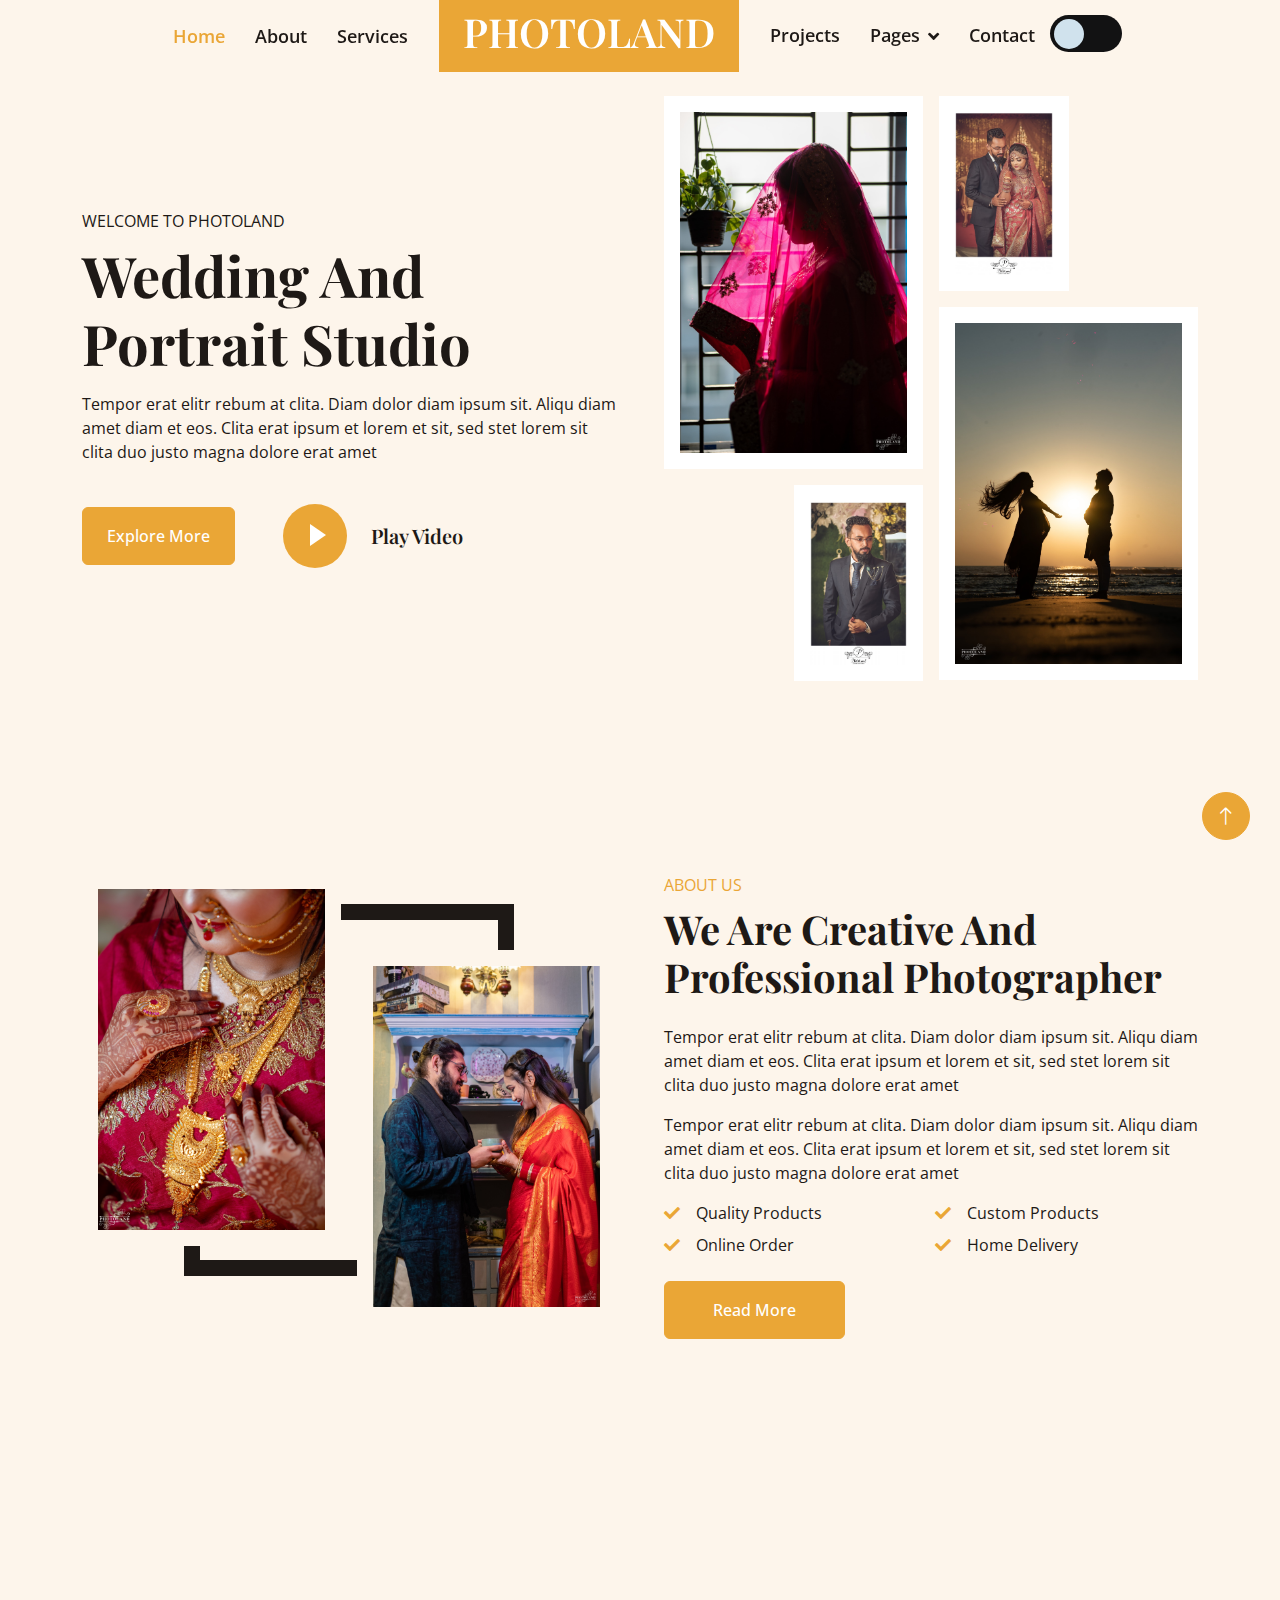
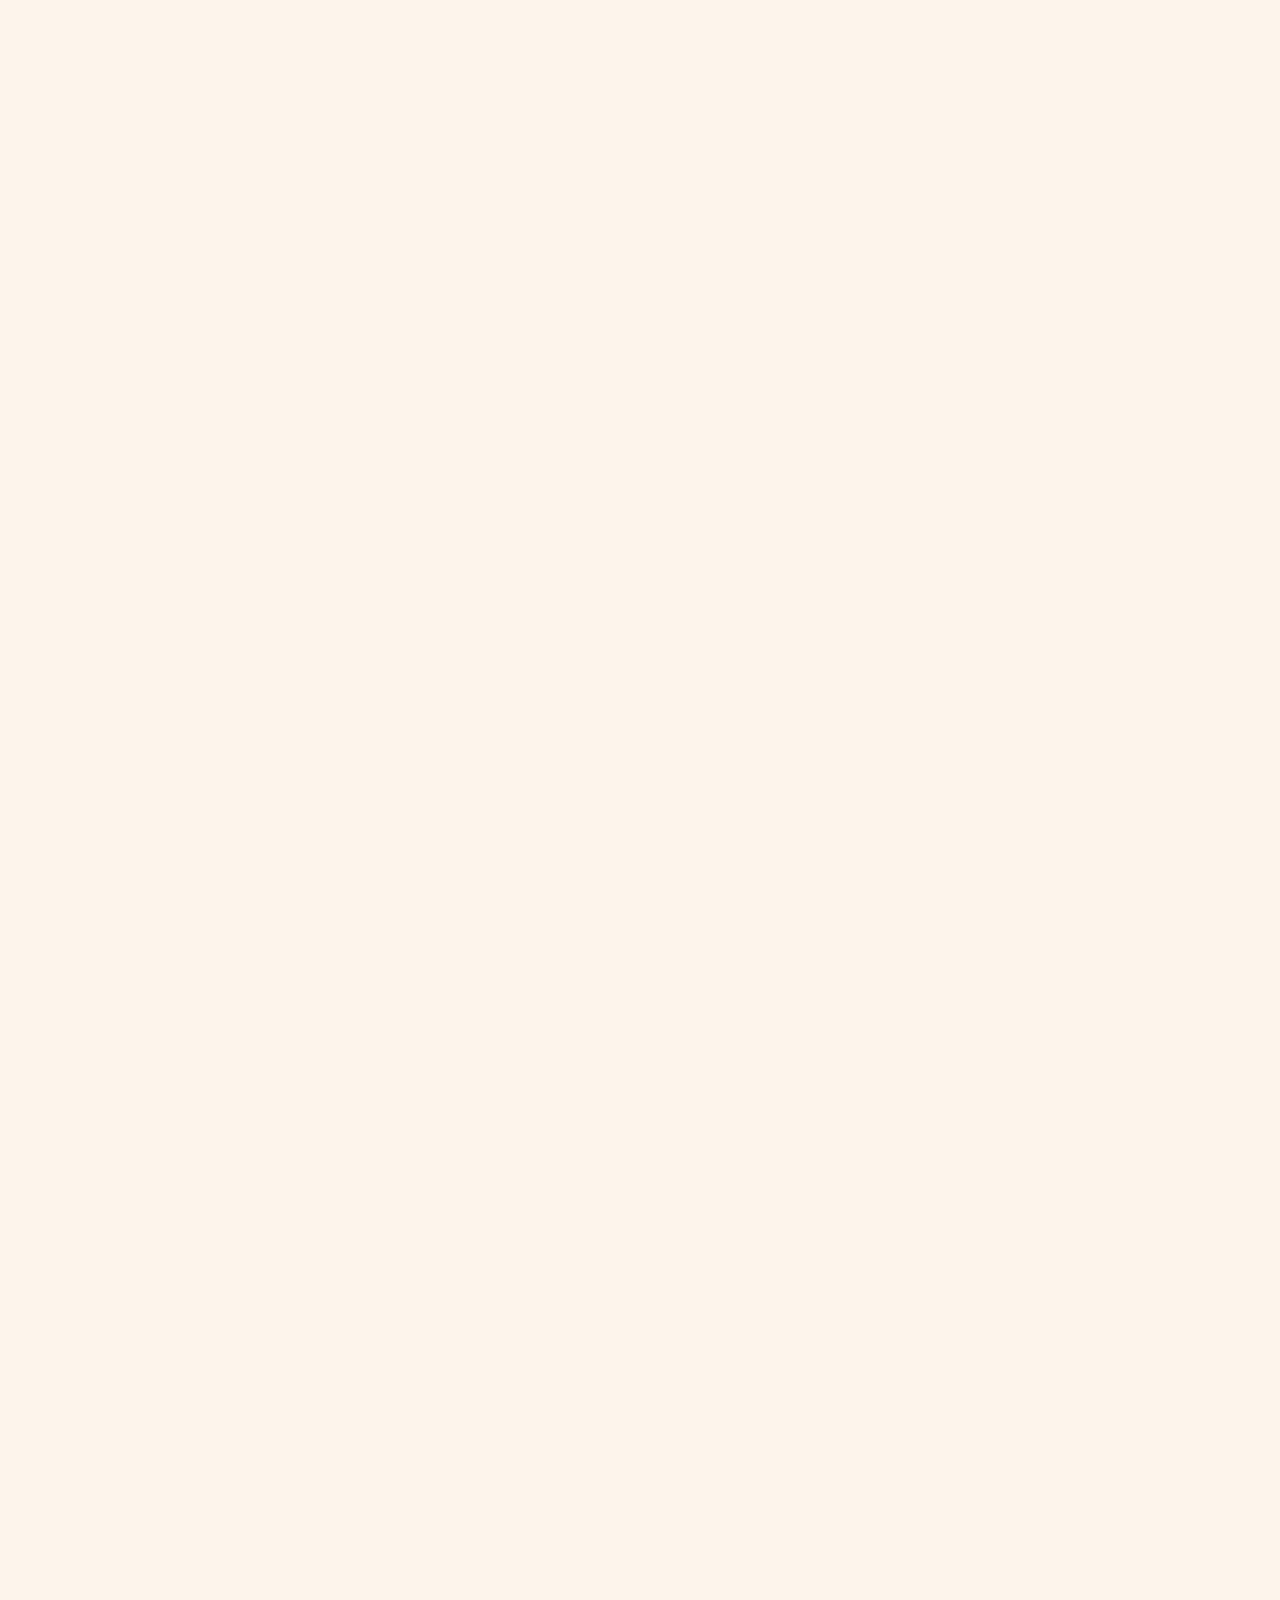
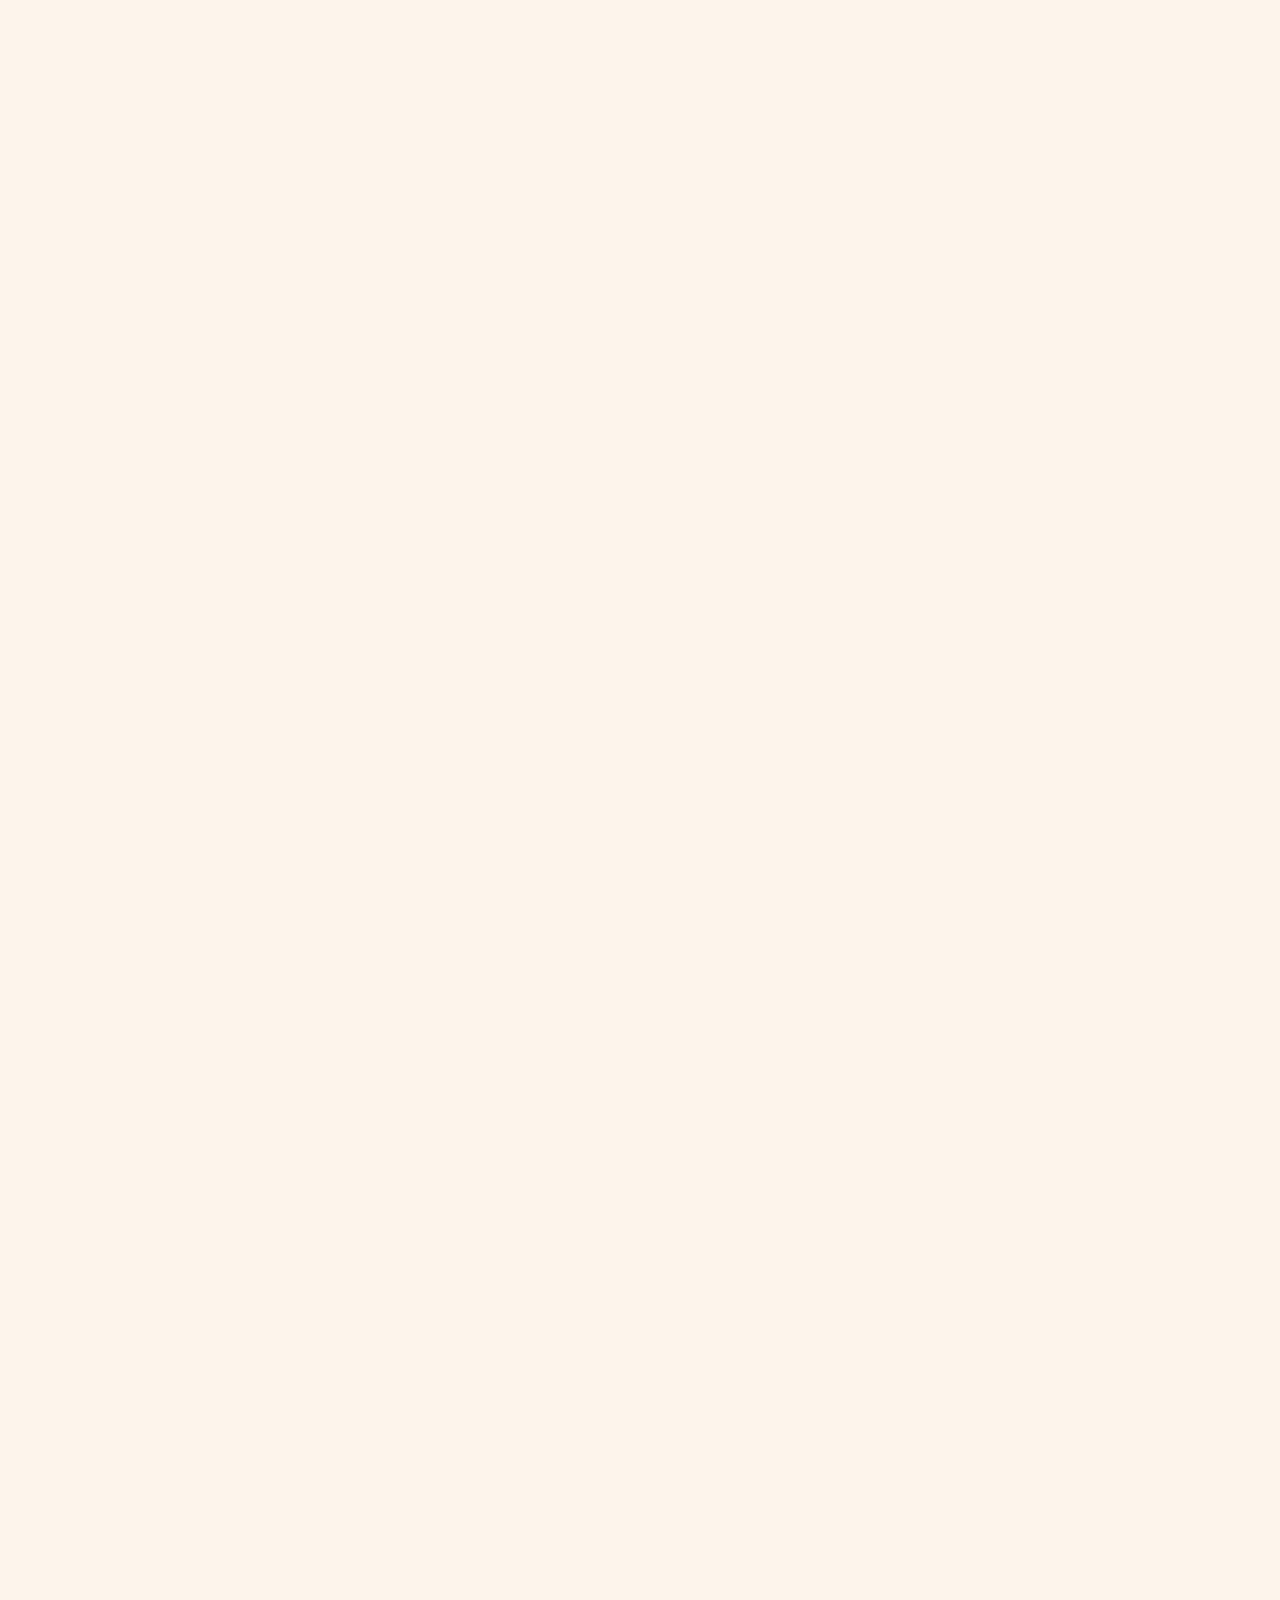
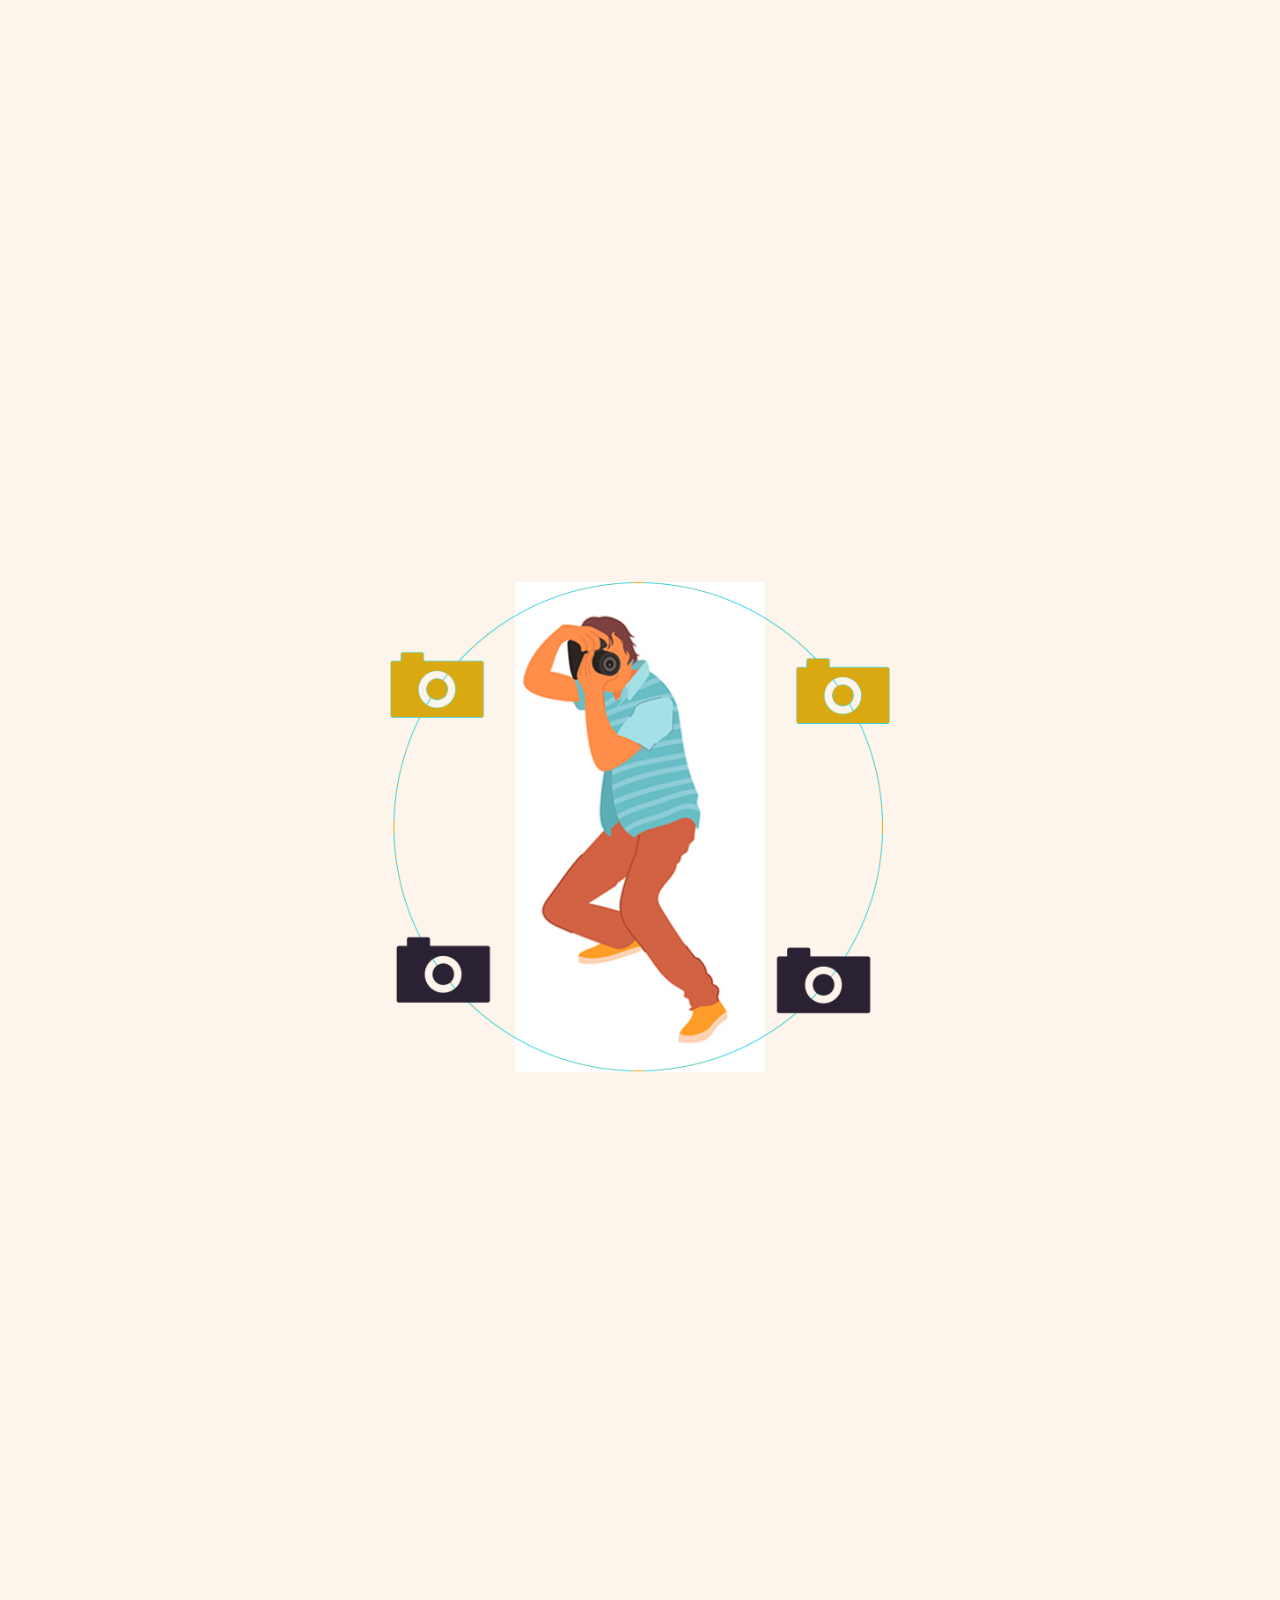
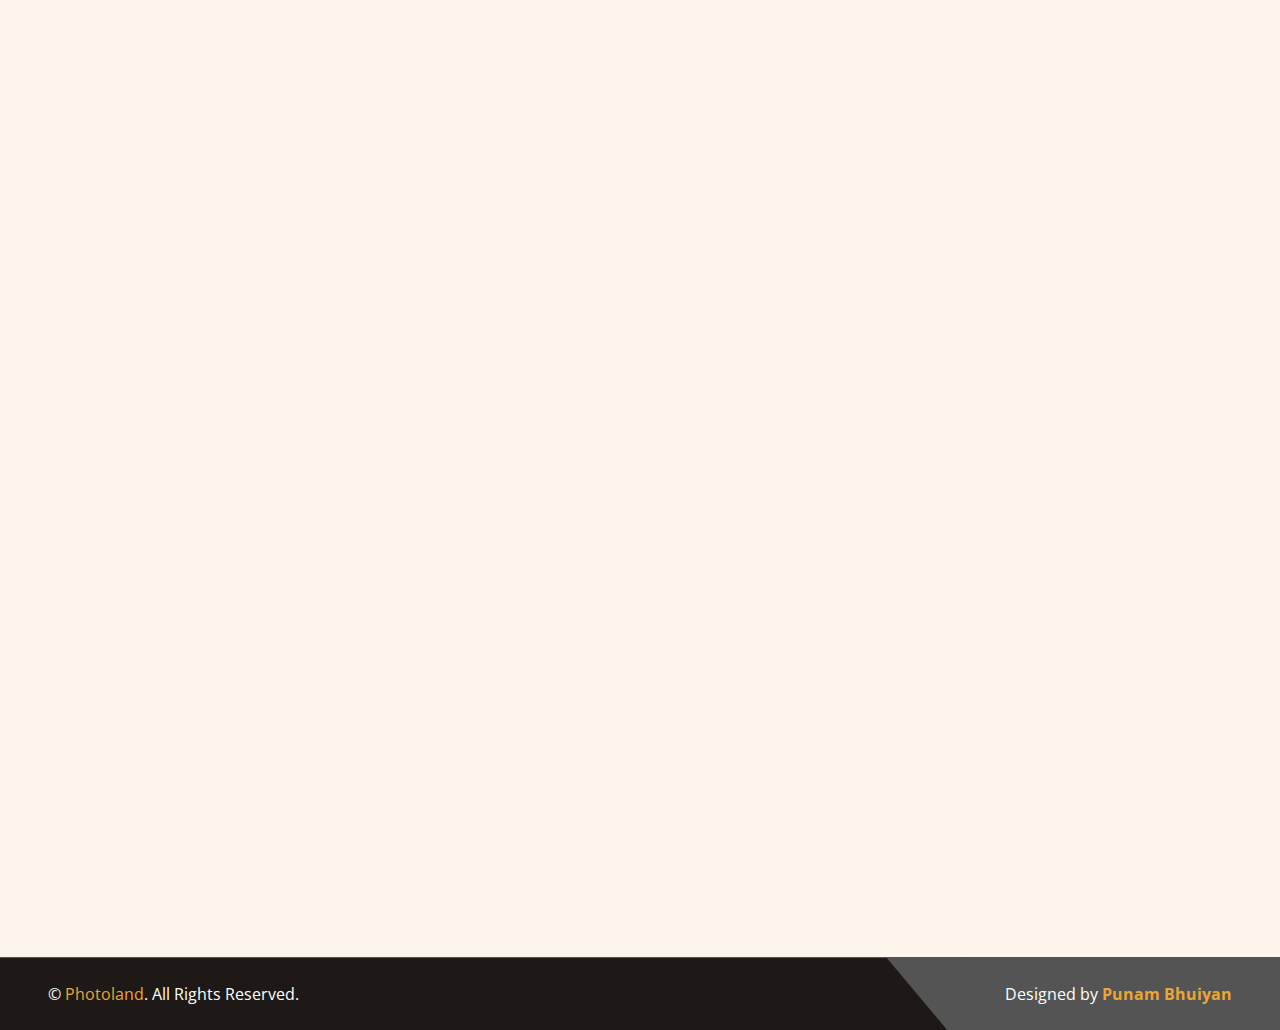
<file: index.html>
<!DOCTYPE html>
<html lang="en">

<head>
    <meta charset="utf-8">
    <title>Photoland</title>
    <meta content="width=device-width, initial-scale=1.0" name="viewport">
    <meta content="" name="keywords">
    <meta content="" name="description">

    <!-- Favicon -->
    <link href="img/favicon.ico" rel="icon">

    <!-- Google Web Fonts -->
    <link rel="preconnect" href="https://fonts.googleapis.com">
    <link rel="preconnect" href="https://fonts.gstatic.com" crossorigin>
    <link href="https://fonts.googleapis.com/css2?family=Open+Sans:wght@400;500;600&family=Playfair+Display:wght@500;600;700&display=swap" rel="stylesheet"> 

    <!-- Icon Font Stylesheet -->
    <link href="https://cdnjs.cloudflare.com/ajax/libs/font-awesome/5.10.0/css/all.min.css" rel="stylesheet">
    <link href="https://cdn.jsdelivr.net/npm/bootstrap-icons@1.4.1/font/bootstrap-icons.css" rel="stylesheet">

    <!-- Libraries Stylesheet -->
    <link href="lib/animate/animate.min.css" rel="stylesheet">
    <link href="lib/owlcarousel/assets/owl.carousel.min.css" rel="stylesheet">
    <link href="lib/lightbox/css/lightbox.min.css" rel="stylesheet">

    <!-- Customized Bootstrap Stylesheet -->
    <link href="css/bootstrap.min.css" rel="stylesheet">

    <!-- Template Stylesheet -->
    <link href="css/style.css" rel="stylesheet">
</head>

<body class="theme">
    <!-- Spinner Start -->
    <div id="spinner" class="show bg-white position-fixed translate-middle w-100 vh-100 top-50 start-50 d-flex align-items-center justify-content-center">
        <div class="spinner-grow text-primary" role="status"></div>
    </div>
    <!-- Spinner End -->


    <!-- Navbar Start -->
    <nav class="navbar navbar-expand-lg  navbar-light fixed-top py-lg-0 px-4 px-lg-5 " >
        <a href="index.html" class="navbar-brand d-block d-lg-none">
            <h1 class="text-primary">PHOTOLAND</h1>
        </a>
        <button type="button" class="navbar-toggler" data-bs-toggle="collapse" data-bs-target="#navbarCollapse">
            <span class="navbar-toggler-icon"></span>
        </button>
        <div class="collapse navbar-collapse justify-content-between py-4 py-lg-0" id="navbarCollapse">
            <div class="navbar-nav ms-auto py-0">
                <a href="index.html" class="nav-item nav-link active">Home</a>
                <a href="about.html" class="nav-item nav-link">About</a>
                <a href="service.html" class="nav-item nav-link">Services</a>
            </div>
            <a href="index.html" class="navbar-brand bg-primary py-2 px-4 mx-3 d-none d-lg-block">
                <h1 class="text-white">PHOTOLAND</h1>
            </a>
            <div class="navbar-nav me-auto py-0">
                <a href="project.html" class="nav-item nav-link">Projects</a>
                <div class="nav-item dropdown">
                    <a href="#" class="nav-link dropdown-toggle" data-bs-toggle="dropdown">Pages</a>
                    <div class="dropdown-menu rounded-0 shadow-sm border-0 m-0">
                        <a href="feature.html" class="dropdown-item">Features</a>
                        <a href="team.html" class="dropdown-item">Our Team</a>
                    </div>
                </div>
                <a href="contact.html" class="nav-item nav-link">Contact</a>
                <!-- <img src="img/icons8-night-mode-67.png" id="icon" alt=""> -->
                <label class="switch" >
                    <input type="checkbox">
                    <span id="icon" class="handle"></span>
                </label>
            </div>
        </div>
    </nav>
    <!-- Navbar End -->


    <!-- Header Start -->
    <div class="container-fluid hero-header  py-5 mb-5">
        <div class="container py-5">
            <div class="row g-5 align-items-center">
                <div class="col-lg-6">
                    <p class="p-tag text-uppercase mb-2 animated slideInDown">Welcome To Photoland</p>
                    <h1 class="h-tag display-4 mb-3 animated slideInDown">Wedding And Portrait Studio</h1>
                    <p class="p-tag animated slideInDown">Tempor erat elitr rebum at clita. Diam dolor diam ipsum sit. Aliqu diam amet diam et eos. Clita erat ipsum et lorem et sit, sed stet lorem sit clita duo justo magna dolore erat amet</p>
                    <div class="d-flex align-items-center pt-4 animated slideInDown">
                        <a href="" class="btn btn-primary py-3 px-4 me-5">Explore More</a>
                        <button type="button" class="btn-play" data-bs-toggle="modal"
                            data-src="https://www.youtube.com/embed/DWRcNpR6Kdc" data-bs-target="#videoModal">
                            <span></span>
                        </button>
                        <h5 class="p-tag ms-4 mb-0 d-none d-sm-block">Play Video</h5>
                    </div>
                </div>
                <div class="col-lg-6 animated fadeIn">
                    <div class="row g-3">
                        <div class="col-6 text-end">
                            <img class="img-fluid bg-white p-3 w-100 mb-3" src="img/p2.jpg" alt="">
                            <img class="img-fluid bg-white p-3 w-50" src="img/p9.jpg" alt="">
                        </div>
                        <div class="col-6">
                            <img class="img-fluid bg-white p-3 w-50 mb-3" src="img/p7.jpg" alt="">
                            <img class="img-fluid bg-white p-3 w-100" src="img/p5.jpg" alt="">
                        </div>
                    </div>
                </div>
            </div>
        </div>
    </div>
    <!-- Header End -->


    <!-- Video Modal Start -->
    <div class="modal modal-video fade" id="videoModal" tabindex="-1" aria-labelledby="exampleModalLabel" aria-hidden="true">
        <div class="modal-dialog">
            <div class="modal-content rounded-0">
                <div class="modal-header">
                    <h3 class="modal-title" id="exampleModalLabel">Youtube Video</h3>
                    <button type="button" class="btn-close" data-bs-dismiss="modal" aria-label="Close"></button>
                </div>
                <div class="modal-body">
                    <!-- 16:9 aspect ratio -->
                    <div class="ratio ratio-16x9">
                        <iframe class="embed-responsive-item" src="" id="video" allowfullscreen allowscriptaccess="always"
                            allow="autoplay"></iframe>
                    </div>
                </div>
            </div>
        </div>
    </div>
    <!-- Video Modal End -->


    <!-- About Start -->
    <div class="container-xxl py-5">
        <div class="container">
            <div class="row g-5">
                <div class="col-lg-6 wow fadeInUp" data-wow-delay="0.1s">
                    <div class="row g-3 img-twice position-relative h-100">
                        <div class="col-6">
                            <img class="img-fluid bg-light p-3" src="img/a1.jpg" alt="">
                        </div>
                        <div class="col-6 align-self-end">
                            <img class="img-fluid bg-light p-3" src="img/a2.jpg" alt="">
                        </div>
                    </div>
                </div>
                <div class="col-lg-6 wow fadeInUp" data-wow-delay="0.5s">
                    <div class="h-100">
                        <p class="p-tag text-primary text-uppercase mb-2">About Us</p>
                        <h1 class="h-tag display-6 mb-4">We Are Creative And Professional Photographer</h1>
                        <p class="p-tag">Tempor erat elitr rebum at clita. Diam dolor diam ipsum sit. Aliqu diam amet diam et eos. Clita erat ipsum et lorem et sit, sed stet lorem sit clita duo justo magna dolore erat amet</p>
                        <p class="p-tag">Tempor erat elitr rebum at clita. Diam dolor diam ipsum sit. Aliqu diam amet diam et eos. Clita erat ipsum et lorem et sit, sed stet lorem sit clita duo justo magna dolore erat amet</p>
                        <div class="row g-2 mb-4">
                            <div class="p-tag col-sm-6">
                                <i class="fa fa-check text-primary me-3"></i>Quality Products
                            </div>
                            <div class="p-tag col-sm-6">
                                <i class="fa fa-check text-primary me-3"></i>Custom Products
                            </div>
                            <div class="p-tag col-sm-6">
                                <i class="fa fa-check text-primary me-3"></i>Online Order
                            </div>
                            <div class="p-tag col-sm-6">
                                <i class="fa fa-check text-primary me-3"></i>Home Delivery
                            </div>
                        </div>
                        <a class="btn btn-primary py-3 px-5" href="">Read More</a>
                    </div>
                </div>
            </div>
        </div>
    </div>
    <!-- About End -->


    <!-- Facts Start -->
    <div class="container-xxl py-5">
        <div class="container">
            <div class="text-center mx-auto wow fadeInUp" data-wow-delay="0.1s" style="max-width: 500px;">
                <p class="p-tag text-uppercase mb-2">Why Choose Us!</p>
                <h1 class="h-tag display-6 mb-5">Best Rising Photo Studio In Our Country</h1>
            </div>
            <div class="row g-3">
                <div class="col-lg-4 col-md-6 pt-lg-5 wow fadeInUp" data-wow-delay="0.1s">
                    <div class="fact-item  text-center h-100 p-5">
                        <img class="img-fluid  p-3" src="img/a5.jpg" alt="">
                    </div>
                </div>
                <div class="col-lg-4 col-md-6 wow fadeInUp" data-wow-delay="0.3s">
                    <div class="fact-item text-center h-100 p-5">
                        <img class="img-fluid  p-3" src="img/a6.jpg" alt="">
                    </div>
                </div>
                <div class="col-lg-4 col-md-6 pt-lg-5 wow fadeInUp" data-wow-delay="0.5s">
                    <div class="fact-item  text-center h-100 p-5">
                        <img class="img-fluid  p-3" src="img/a7.jpg" alt="">
                    </div>
                </div>
            </div>
        </div>
    </div>
    <!-- Facts End -->


    <!-- Service Start -->
    <div class="container-xxl py-5">
        <div class="container">
            <div class="text-center mx-auto mb-5 wow fadeInUp" data-wow-delay="0.1s" style="max-width: 500px;">
                <p class="p-tag text-uppercase mb-2">Our Services</p>
                <h1 class="h-tag display-6 mb-4">We Provide Best Professional Services</h1>
            </div>
            <div class="row g-3">
                <div class="col-lg-3 col-md-6 wow fadeInUp" data-wow-delay="0.1s">
                    <div class="service-item d-flex flex-column bg-light p-3 pb-0">
                        <div class="position-relative">
                            <img class="img-fluid" src="img/s3.jpg" alt="">
                            <div class="service-overlay">
                                <a class="btn btn-lg-square btn-outline-light rounded-circle" href=""><i class="fa fa-link text-primary"></i></a>
                            </div>
                        </div>
                        <div class="text-center p-4">
                            <h4>Weddings</h4>
                        </div>
                    </div>
                </div>
                <div class="col-lg-3 col-md-6 pt-lg-5 wow fadeInUp" data-wow-delay="0.3s">
                    <div class="service-item d-flex flex-column bg-light p-3 pb-0">
                        <div class="position-relative">
                            <img class="img-fluid" src="img/s4.jpg" alt="">
                            <div class="service-overlay">
                                <a class="btn btn-lg-square btn-outline-light rounded-circle" href=""><i class="fa fa-link text-primary"></i></a>
                            </div>
                        </div>
                        <div class="text-center p-4">
                            <h4>Portraits</h4>
                        </div>
                    </div>
                </div>
                <div class="col-lg-3 col-md-6 wow fadeInUp" data-wow-delay="0.5s">
                    <div class="service-item d-flex flex-column bg-light p-3 pb-0">
                        <div class="position-relative">
                            <img class="img-fluid" src="img/s7.jpg" alt="">
                            <div class="service-overlay">
                                <a class="btn btn-lg-square btn-outline-light rounded-circle" href=""><i class="fa fa-link text-primary"></i></a>
                            </div>
                        </div>
                        <div class="text-center p-4">
                            <h4>Fashion</h4>
                        </div>
                    </div>
                </div>
                <div class="col-lg-3 col-md-6 pt-lg-5 wow fadeInUp" data-wow-delay="0.7s">
                    <div class="service-item d-flex flex-column bg-light p-3 pb-0">
                        <div class="position-relative">
                            <img class="img-fluid" src="img/s6.jpg" alt="">
                            <div class="service-overlay">
                                <a class="btn btn-lg-square btn-outline-light rounded-circle" href=""><i class="fa fa-link text-primary"></i></a>
                            </div>
                        </div>
                        <div class="text-center p-4">
                            <h4>Editorial</h4>
                        </div>
                    </div>
                </div>
            </div>
        </div>
    </div>
    <!-- Service End -->

    <!-- Packages Start -->

    <div class="container">
        <div class="text-center mx-auto mb-5 wow fadeInUp" data-wow-delay="0.3s" style="max-width: 500px;">
            <p class="p-tag text-uppercase mb-2">Our Packages</p>
            <h1 class="h-tag display-6 mb-4">We Provide Best Packages</h1>
        </div>
        <div class="row row-cols-1 row-cols-md-3 g-4 ">
            <div class="col  wow fadeInUp" data-wow-delay="0.5s">
              <div class="card h-100">
                <img src="img/s8.jpg" class="card-img-top" alt="...">
                
              </div>
            </div>
            <div class="col  wow fadeInUp" data-wow-delay="0.7s">
              <div class="card h-100">
                <img src="img/s9.jpg" class="card-img-top" alt="...">
               
              </div>
            </div>
            <div class="col  wow fadeInUp" data-wow-delay="0.9s">
              <div class="card h-100">
                <img src="img/s10.jpg"  class="card-img-top" alt="...">
                
              </div>
            </div>
            <div class="col  wow fadeInUp" data-wow-delay="0.9s">
                <div class="card h-100">
                    <img src="img/s11.jpg"  class="card-img-top" alt="...">
                    
                  </div>
              </div>
              <div class="col  wow fadeInUp" data-wow-delay="1.0s">
                <div class="card h-100">
                    <img src="img/s12.jpg"  class="card-img-top" alt="...">
                    
                  </div>
              </div>
              <div class="col  wow fadeInUp" data-wow-delay="1.2s">
                <div class="card h-100">
                    <img src="img/s13.jpg"  class="card-img-top" alt="...">
                    
                  </div>
              </div>
              <div class="col  wow fadeInUp" data-wow-delay="1.4s">
                <div class="card h-100">
                    <img src="img/s14.jpg"  class="card-img-top" alt="...">
                    
                  </div>
              </div>
              <div class="col  wow fadeInUp" data-wow-delay="1.6s">
                <div class="card h-100">
                    <img src="img/s15.jpg"  class="card-img-top" alt="...">
                    
                  </div>
              </div>

              <div class="col  wow fadeInUp" data-wow-delay="1.8s">
                <div class="card h-100">
                    <img src="img/s15.jpg"  class="card-img-top" alt="...">
                    
                  </div>
              </div>
              
          </div>
    </div>

      <!-- Packages end-->


    <!-- Project Start -->
    <div class="container-xxl py-5">
        <div class="container">
            <div class="text-center mx-auto mb-5 wow fadeInUp" data-wow-delay="0.1s" style="max-width: 500px;">
                <p class="p-tag text-primary text-uppercase mb-2">Our Works</p>
                <h1 class="h-tag display-6 mb-0">Discover Our Unique And Creative Photoshoot</h1>
            </div>
            <div class="row g-3">
                <div class="col-lg-3 col-md-6 wow fadeInUp" data-wow-delay="0.1s">
                    <div class="row g-3">
                        <div class="col-12">
                            <div class="project-item">
                                <img class="img-fluid" src="img/p3.jpg" alt="">
                                <a class="project-title h5 mb-0" href="img/project-5.jpg" data-lightbox="project">
                                    Memory
                                </a>
                            </div>
                        </div>
                        <div class="col-12">
                            <div class="project-item">
                                <img class="img-fluid" src="img/p2.jpg" alt="">
                                <a class="project-title h5 mb-0" href="img/p1.jpg" data-lightbox="project">
                                    Wedding
                                </a>
                            </div>
                        </div>
                    </div>
                </div>
                <div class="col-lg-3 col-md-6 wow fadeInUp" data-wow-delay="0.3s">
                    <div class="row g-3">
                        <div class="col-12">
                            <div class="project-item">
                                <img class="img-fluid" src="img/p2.jpg" alt="">
                                <a class="project-title h5 mb-0" href="img/p1.jpg" data-lightbox="project">
                                    Portrait
                                </a>
                            </div>
                        </div>
                        <div class="col-12">
                            <div class="project-item">
                                <img class="img-fluid" src="img/p5.jpg" alt="">
                                <a class="project-title h5 mb-0" href="img/project-6.jpg" data-lightbox="project">
                                    Travel
                                </a>
                            </div>
                        </div>
                    </div>
                </div>
                <div class="col-lg-3 col-md-6 wow fadeInUp" data-wow-delay="0.5s">
                    <div class="row g-3">
                        <div class="col-12">
                            <div class="project-item">
                                <img class="img-fluid" src="img/p6.jpg" alt="">
                                <a class="project-title h5 mb-0" href="img/project-7.jpg" data-lightbox="project">
                                    Wedding
                                </a>
                            </div>
                        </div>
                        <div class="col-12">
                            <div class="project-item">
                                <img class="img-fluid" src="img/p5.jpg" alt="">
                                <a class="project-title h5 mb-0" href="img/project-3.jpg" data-lightbox="project">    
                                    Memory
                                </a>
                            </div>
                        </div>
                    </div>
                </div>
                <div class="col-lg-3 col-md-6 wow fadeInUp" data-wow-delay="0.7s">
                    <div class="row g-3">
                        <div class="col-12">
                            <div class="project-item">
                                <img class="img-fluid" src="img/p7.jpg" alt="">
                                <a class="project-title h5 mb-0" href="img/project-4.jpg" data-lightbox="project">
                                    Fashion
                                </a>
                            </div>
                        </div>
                        <div class="col-12">
                            <div class="project-item">
                                <img class="img-fluid" src="img/p6.jpg" alt="">
                                <a class="project-title h5 mb-0" href="img/project-8.jpg" data-lightbox="project">
                                    Portrait
                                </a>
                            </div>
                        </div>
                    </div>
                </div>
            </div>
        </div>
    </div>
    <!-- Project End -->

    <!-- Team Start -->
    <div class="container-xxl px-0 py-5">
        <div class="text-center mx-auto mb-5 wow fadeInUp" data-wow-delay="0.1s" style="max-width: 500px;">
            <p class="p-tag text-uppercase mb-2">Our Team</p>
            <h1 class="h-tag display-6 mb-0">Creative Photograher And Videographer</h1>
        </div>
        <div class="box mb-5">
            <div class="img-box">
                <img src="img/about-img.jpg" alt="">
                <div class="about_img-bg">
                    <img src="img/output-onlinepngtools.png" alt="">
                </div>
            </div>
        </div>
        <div class="row g-0">
            <div class="col-lg-6 wow fadeIn" data-wow-delay="0.1s">
                <div class="row g-0 flex-sm-row">
                    <div class="col-sm-6">
                        <div class="team-img position-relative">
                            <img class="img-fluid" src="img/m1.jpg" alt="">
                        </div>
                    </div>
                    <div class="col-sm-6">
                        <div class="h-100 p-5 d-flex flex-column justify-content-between">
                            <div class="mb-3">
                                <h4 class="p-tag">Saiful Islam Joy </h4>
                                <span class="p-tag">Chief Photographer</span>
                            </div>
                            <p class="p-tag">Aliqu diam amet diam et eos. Clita erat ipsum et lorem et sit, sed stet lorem sit clita duo</p>
                            <div class="d-flex">
                                <a class="btn btn-square btn-outline-primary rounded-circle me-2" href=""><i class="fab fa-facebook-f"></i></a>
                                <a class="btn btn-square btn-outline-primary rounded-circle me-2" href=""><i class="fab fa-twitter"></i></a>
                                <a class="btn btn-square btn-outline-primary rounded-circle me-2" href=""><i class="fab fa-instagram"></i></a>
                            </div>
                        </div>
                    </div>
                </div>
            </div>
            <div class="col-lg-6 wow fadeIn" data-wow-delay="0.3s">
                <div class="row g-0 flex-sm-row-reverse flex-lg-row">
                    <div class="col-sm-6">
                        <div class="team-img position-relative">
                            <img class="img-fluid" src="img/m2.jpg" alt="">
                        </div>
                    </div>
                    <div class="col-sm-6">
                        <div class="h-100 p-5 d-flex flex-column justify-content-between">
                            <div class="mb-3">
                                <h4 class="p-tag">Toukir Ahammed</h4>
                                <span class="p-tag">Senior Photographer</span>
                            </div>
                            <p class="p-tag">Aliqu diam amet diam et eos. Clita erat ipsum et lorem et sit, sed stet lorem sit clita duo</p>
                            <div class="d-flex">
                                <a class="btn btn-square btn-outline-primary rounded-circle me-2" href=""><i class="fab fa-facebook-f"></i></a>
                                <a class="btn btn-square btn-outline-primary rounded-circle me-2" href=""><i class="fab fa-twitter"></i></a>
                                <a class="btn btn-square btn-outline-primary rounded-circle me-2" href=""><i class="fab fa-instagram"></i></a>
                            </div>
                        </div>
                    </div>
                </div>
            </div>
            <div class="col-lg-6 wow fadeIn" data-wow-delay="0.1s">
                <div class="row g-0 flex-lg-row-reverse">
                    <div class="col-sm-6">
                        <div class="team-img position-relative">
                            <img class="img-fluid" src="img/m3.jpg" alt="">
                        </div>
                    </div>
                    <div class="col-sm-6">
                        <div class="h-100 p-5 d-flex flex-column justify-content-between">
                            <div class="mb-3">
                                <h4 class="p-tag">Sourov Goswami</h4>
                                <span class="p-tag">Senior Photographer</span>
                            </div>
                            <p class="p-tag">Aliqu diam amet diam et eos. Clita erat ipsum et lorem et sit, sed stet lorem sit clita duo</p>
                            <div class="d-flex">
                                <a class="btn btn-square btn-outline-primary rounded-circle me-2" href=""><i class="fab fa-facebook-f"></i></a>
                                <a class="btn btn-square btn-outline-primary rounded-circle me-2" href=""><i class="fab fa-twitter"></i></a>
                                <a class="btn btn-square btn-outline-primary rounded-circle me-2" href=""><i class="fab fa-instagram"></i></a>
                            </div>
                        </div>
                    </div>
                </div>
            </div>
            <div class="col-lg-6 wow fadeIn" data-wow-delay="0.3s">
                <div class="row g-0 flex-sm-row-reverse">
                    <div class="col-sm-6">
                        <div class="team-img position-relative">
                            <img class="img-fluid" src="img/m4.jpg" alt="">
                        </div>
                    </div>
                    <div class="col-sm-6">
                        <div class="h-100 p-5 d-flex flex-column justify-content-between">
                            <div class="mb-3">
                                <h4 class="p-tag">MD. Rahat Hossain</h4>
                                <span class="p-tag">Senior Photographer</span>
                            </div>
                            <p class="p-tag">Aliqu diam amet diam et eos. Clita erat ipsum et lorem et sit, sed stet lorem sit clita duo</p>
                            <div class="d-flex">
                                <a class="btn btn-square btn-outline-primary rounded-circle me-2" href=""><i class="fab fa-facebook-f"></i></a>
                                <a class="btn btn-square btn-outline-primary rounded-circle me-2" href=""><i class="fab fa-twitter"></i></a>
                                <a class="btn btn-square btn-outline-primary rounded-circle me-2" href=""><i class="fab fa-instagram"></i></a>
                            </div>
                        </div>
                    </div>
                </div>
            </div>
        </div>
    </div>

    <!-- Team End -->


   


     <!-- Footer Start -->
     <div class="container-fluid footer position-relative bg-dark text-white-50 mt-5 py-5 px-4 px-lg-5 wow fadeIn" data-wow-delay="0.1s">
        <div class="row g-5 py-5">
            <div class="col-lg-6 pe-lg-5">
                <a href="index.html" class="navbar-brand">
                    <h1 class="h-tag display-5 text-primary">Photoland</h1>
                </a>
                <p class="p-tag">Aliquyam sed elitr elitr erat sed diam ipsum eirmod eos lorem nonumy. Tempor sea ipsum diam  sed clita dolore eos dolores magna erat dolore sed stet justo et dolor.</p>
                <p class="p-tag"><i class="fa fa-map-marker-alt me-2"></i>Badda,Dhaka,bangladesh</p>
                <p class="p-tag"><i class="fa fa-phone-alt me-2"></i>0000000000</p>
                <p class="p-tag"><i class="fa fa-envelope me-2"></i>info@example.com</p>
                <div class="d-flex justify-content-start mt-4">
                    <a class="btn btn-square btn-outline-primary rounded-circle me-2" href="#"><i class="fab fa-twitter"></i></a>
                    <a class="btn btn-square btn-outline-primary rounded-circle me-2" href="#"><i class="fab fa-facebook-f"></i></a>
                    <a class="btn btn-square btn-outline-primary rounded-circle me-2" href="#"><i class="fab fa-linkedin-in"></i></a>
                    <a class="btn btn-square btn-outline-primary rounded-circle me-2" href="#"><i class="fab fa-instagram"></i></a>
                </div>
            </div>
            <div class="col-lg-6 ps-lg-5">
                <div class="row g-5">
                    <div class="col-sm-6">
                        <h4 class="text-light mb-4">Quick Links</h4>
                        <a class="btn btn-link" href="">About Us</a>
                        <a class="btn btn-link" href="">Contact Us</a>
                        <a class="btn btn-link" href="">Our Services</a>
                        <a class="btn btn-link" href="">Terms & Condition</a>
                        <a class="btn btn-link" href="">Support</a>
                    </div>
                    <div class="col-sm-6">
                        <h4 class="text-light mb-4">Popular Links</h4>
                        <a class="btn btn-link" href="">About Us</a>
                        <a class="btn btn-link" href="">Contact Us</a>
                        <a class="btn btn-link" href="">Our Services</a>
                        <a class="btn btn-link" href="">Terms & Condition</a>
                        <a class="btn btn-link" href="">Support</a>
                    </div>
                    <div class="col-sm-12">
                        <h4 class="text-light mb-4">Newsletter</h4>
                        <div class="w-100">
                            <div class="input-group">
                                <input type="text" class="form-control border-0 bg-secondary" style="padding: 20px 30px;" placeholder="Your Email Address"><button class="btn btn-primary px-4">Sign Up</button>
                            </div>
                        </div>
                    </div>
                </div>
            </div>
        </div>
    </div>
    <!-- Footer End -->


        <!-- Copyright Start -->
        <div class="container-fluid bg-dark text-white border-top border-secondary px-0">
            <div class="d-flex flex-column flex-md-row justify-content-between">
                <div class="py-4 px-5 text-center text-md-start">
                    <p class="mb-0">&copy; <a class="text-primary" href="#">Photoland</a>. All Rights Reserved.</p>
                </div>
                <div class="py-4 px-5 bg-secondary footer-shape position-relative text-center text-md-end">
                    <!--/*** This template is free as long as you keep the footer author’s credit link/attribution link/backlink. If you'd like to use the template without the footer author’s credit link/attribution link/backlink, you can purchase the Credit Removal License from "https://htmlcodex.com/credit-removal". Thank you for your support. ***/-->
                    <p class="mb-0">Designed by <a class="text-primary fw-bold" href="https://www.facebook.com/profile.php?id=100075836989269">Punam Bhuiyan</a></p> 
                </div>
            </div>
        </div>
        <!-- Copyright End -->
    
        <!-- Back to Top -->
        <a href="#" class="btn btn-lg btn-primary btn-lg-square rounded-circle back-to-top"><i class="bi bi-arrow-up"></i></a>
    
    
        <!-- JavaScript Libraries -->
        <script src="https://code.jquery.com/jquery-3.4.1.min.js"></script>
        <script src="https://cdn.jsdelivr.net/npm/bootstrap@5.0.0/dist/js/bootstrap.bundle.min.js"></script>
        <script src="lib/wow/wow.min.js"></script>
        <script src="lib/easing/easing.min.js"></script>
        <script src="lib/waypoints/waypoints.min.js"></script>
        <script src="lib/counterup/counterup.min.js"></script>
        <script src="lib/owlcarousel/owl.carousel.min.js"></script>
        <script src="lib/lightbox/js/lightbox.min.js"></script>
    
        <!-- Template Javascript -->
        <script src="js/main.js"></script>
        <script src="js/mood.js"></script>
</body>

</html>
</file>
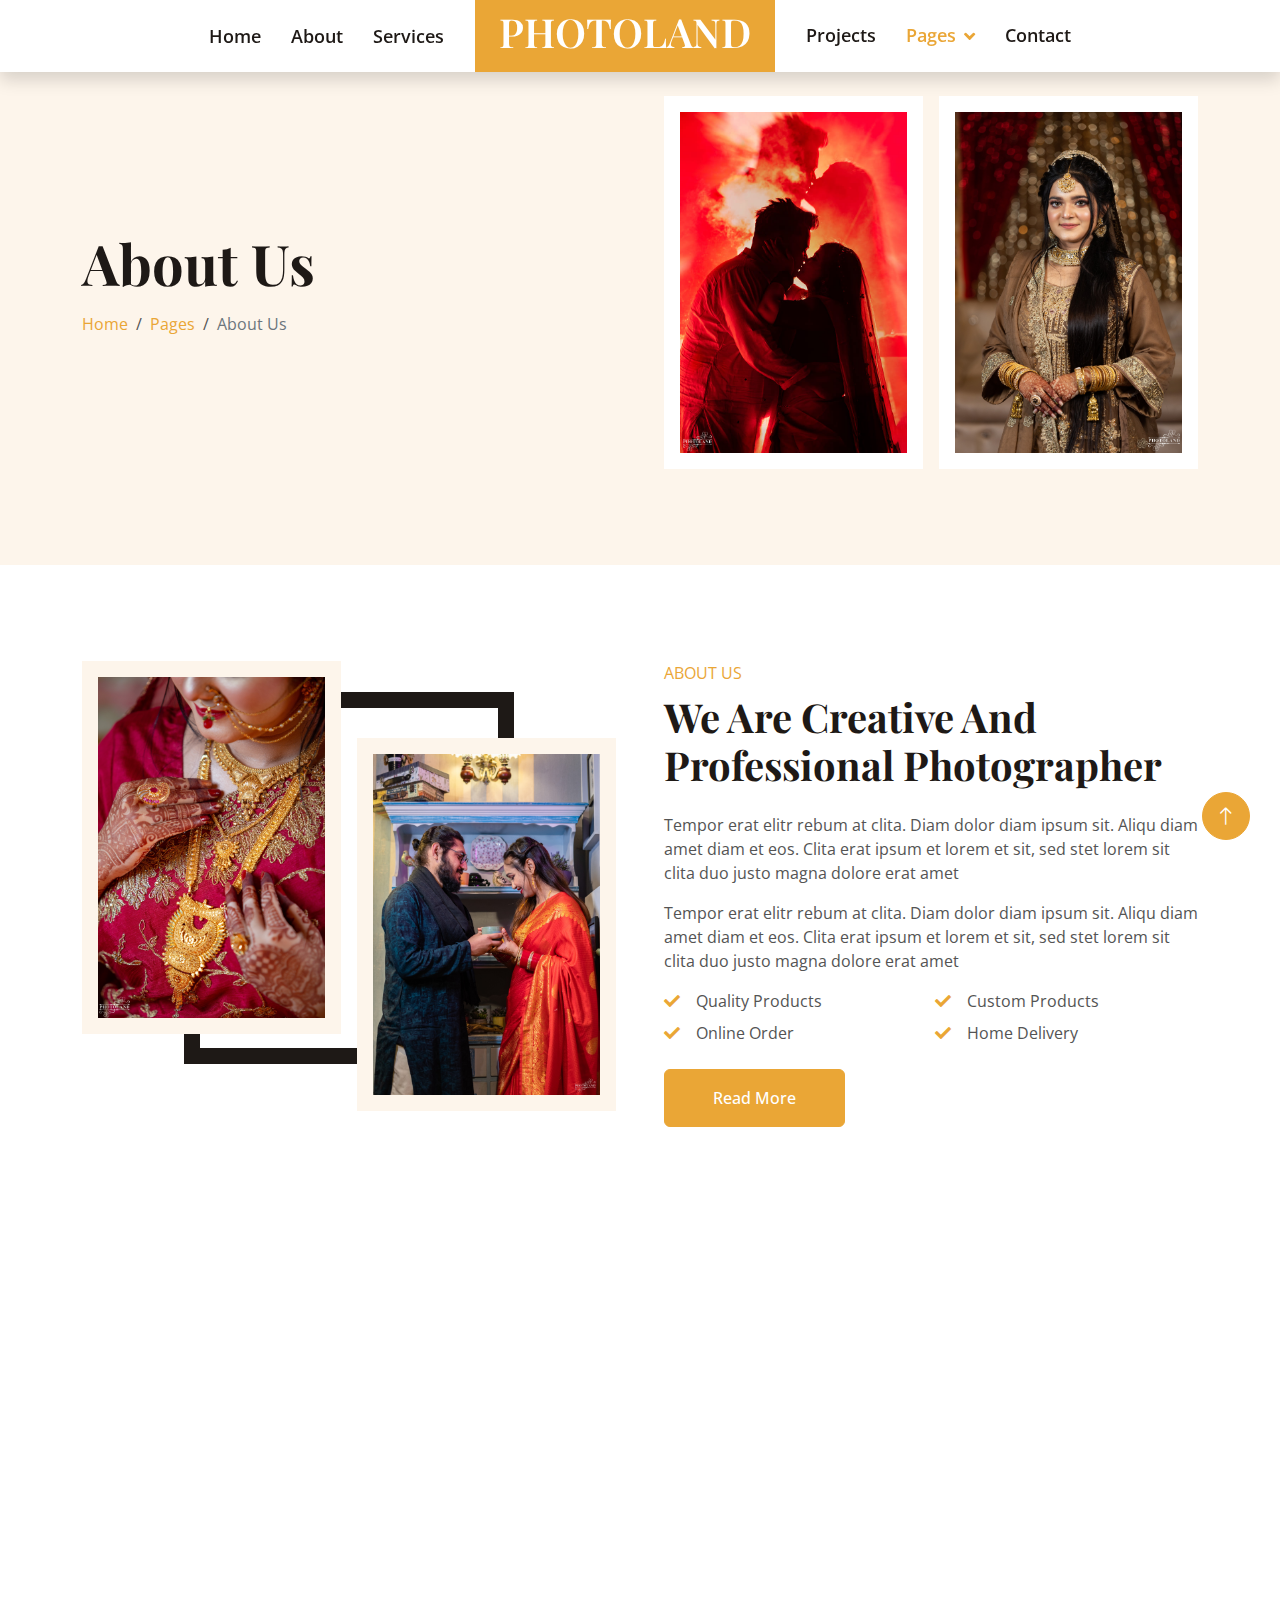
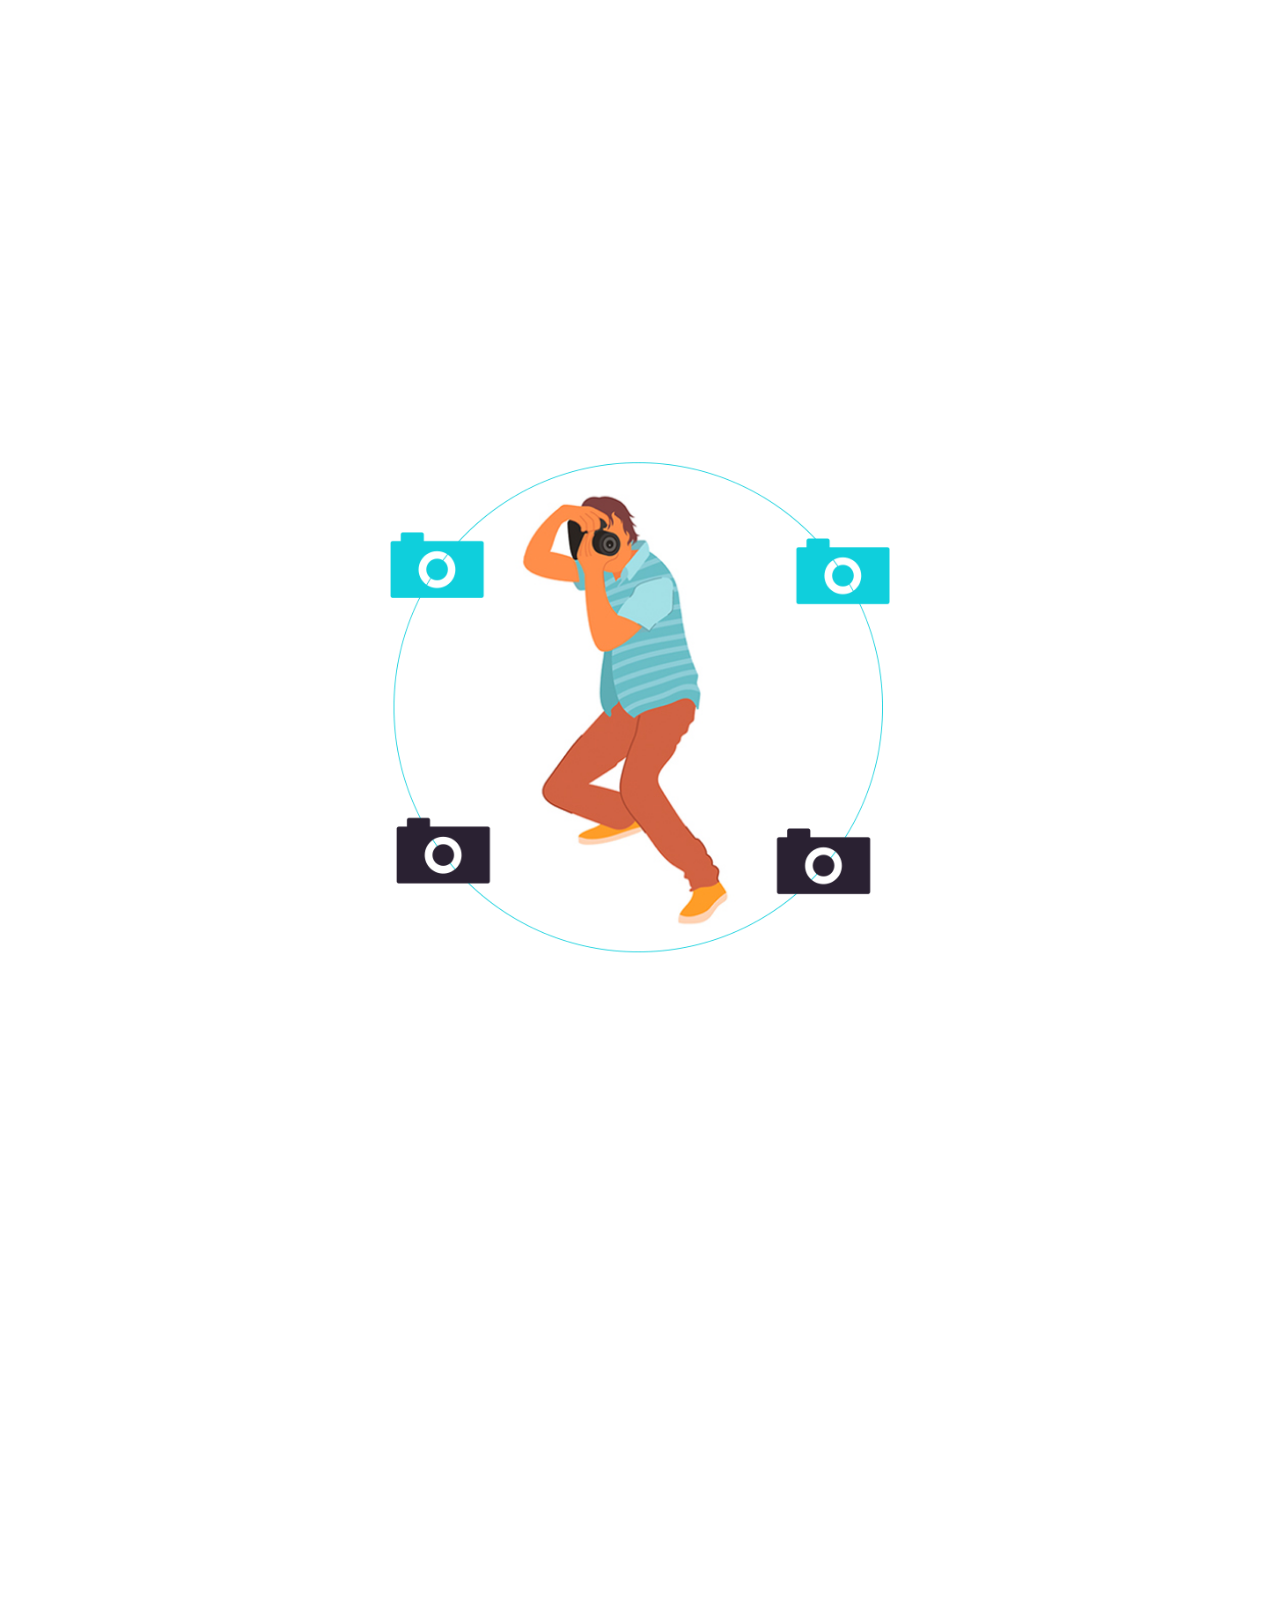
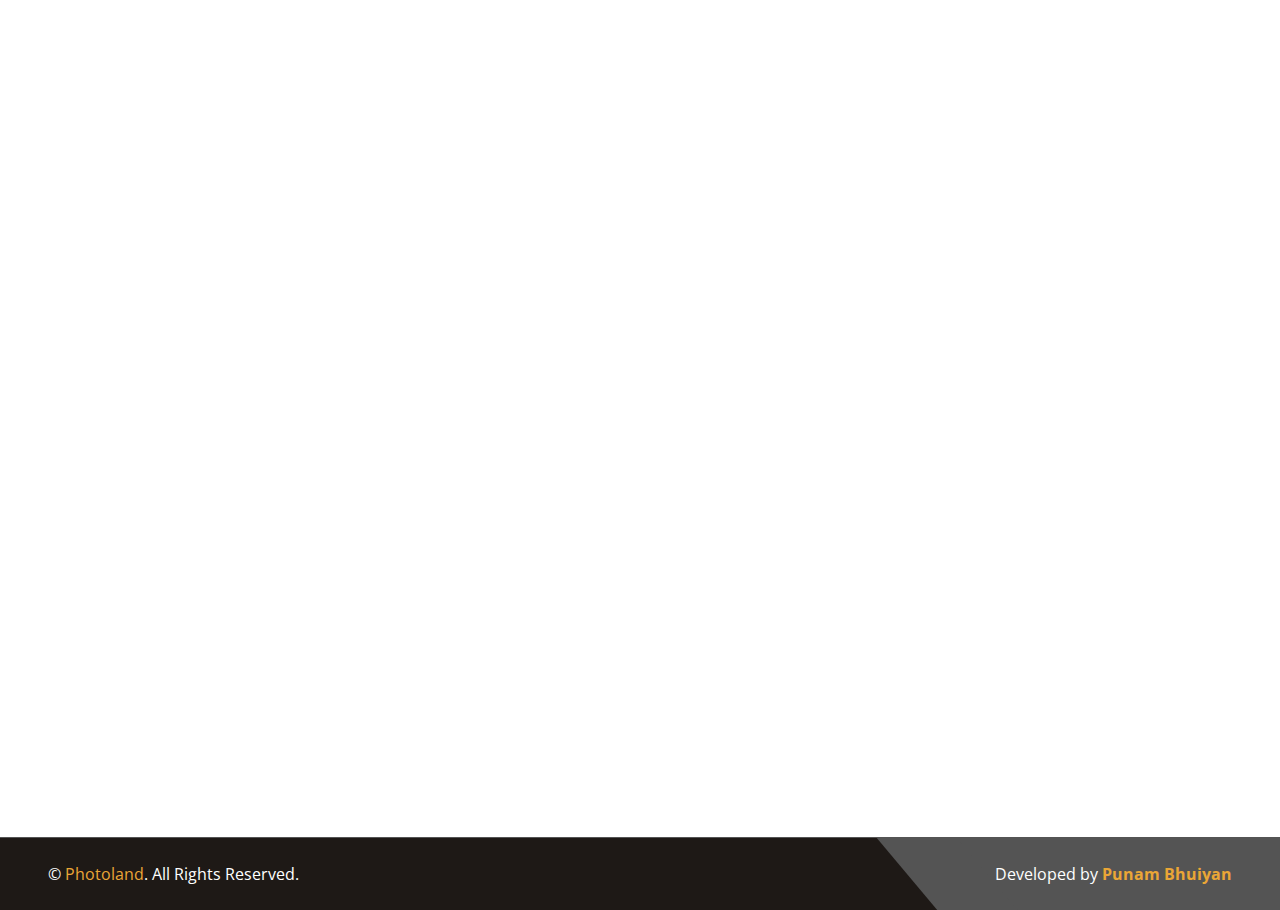
<file: about.html>
<!DOCTYPE html>
<html lang="en">

<head>
    <meta charset="utf-8">
    <title>photoland</title>
    <meta content="width=device-width, initial-scale=1.0" name="viewport">
    <meta content="" name="keywords">
    <meta content="" name="description">

    <!-- Favicon -->
    <link href="img/favicon.ico" rel="icon">

    <!-- Google Web Fonts -->
    <link rel="preconnect" href="https://fonts.googleapis.com">
    <link rel="preconnect" href="https://fonts.gstatic.com" crossorigin>
    <link href="https://fonts.googleapis.com/css2?family=Open+Sans:wght@400;500;600&family=Playfair+Display:wght@500;600;700&display=swap" rel="stylesheet"> 

    <!-- Icon Font Stylesheet -->
    <link href="https://cdnjs.cloudflare.com/ajax/libs/font-awesome/5.10.0/css/all.min.css" rel="stylesheet">
    <link href="https://cdn.jsdelivr.net/npm/bootstrap-icons@1.4.1/font/bootstrap-icons.css" rel="stylesheet">

    <!-- Libraries Stylesheet -->
    <link href="lib/animate/animate.min.css" rel="stylesheet">
    <link href="lib/owlcarousel/assets/owl.carousel.min.css" rel="stylesheet">
    <link href="lib/lightbox/css/lightbox.min.css" rel="stylesheet">

    <!-- Customized Bootstrap Stylesheet -->
    <link href="css/bootstrap.min.css" rel="stylesheet">

    <!-- Template Stylesheet -->
    <link href="css/style.css" rel="stylesheet">
</head>

<body>
    <!-- Spinner Start -->
    <div id="spinner" class="show bg-white position-fixed translate-middle w-100 vh-100 top-50 start-50 d-flex align-items-center justify-content-center">
        <div class="spinner-grow text-primary" role="status"></div>
    </div>
    <!-- Spinner End -->


    <!-- Navbar Start -->
    <nav class="navbar navbar-expand-lg bg-white navbar-light fixed-top shadow py-lg-0 px-4 px-lg-5 wow fadeIn" data-wow-delay="0.1s">
        <a href="index.html" class="navbar-brand d-block d-lg-none">
            <h1 class="text-primary">PHOTOLAND</h1>
        </a>
        <button type="button" class="navbar-toggler" data-bs-toggle="collapse" data-bs-target="#navbarCollapse">
            <span class="navbar-toggler-icon"></span>
        </button>
        <div class="collapse navbar-collapse justify-content-between py-4 py-lg-0" id="navbarCollapse">
            <div class="navbar-nav ms-auto py-0">
                <a href="index.html" class="nav-item nav-link">Home</a>
                <a href="about.html" class="nav-item nav-link">About</a>
                <a href="service.html" class="nav-item nav-link">Services</a>
            </div>
            <a href="index.html" class="navbar-brand bg-primary py-2 px-4 mx-3 d-none d-lg-block">
                <h1 class="text-white">PHOTOLAND</h1>
            </a>
            <div class="navbar-nav me-auto py-0">
                <a href="project.html" class="nav-item nav-link">Projects</a>
                <div class="nav-item dropdown">
                    <a href="#" class="nav-link dropdown-toggle active" data-bs-toggle="dropdown">Pages</a>
                    <div class="dropdown-menu rounded-0 shadow-sm border-0 m-0">
                        <a href="feature.html" class="dropdown-item">Features</a>
                        <a href="team.html" class="dropdown-item active">Our Team</a>
                    </div>
                </div>
                <a href="contact.html" class="nav-item nav-link">Contact</a>
            </div>
        </div>
    </nav>
    <!-- Navbar End -->
    

    <!-- Header Start -->
    <div class="container-fluid hero-header bg-light py-5 mb-5">
        <div class="container py-5">
            <div class="row g-5 align-items-center">
                <div class="col-lg-6">
                    <h1 class="display-4 mb-3 animated slideInDown">About Us</h1>
                    <nav aria-label="breadcrumb animated slideInDown">
                        <ol class="breadcrumb mb-0">
                            <li class="breadcrumb-item"><a href="#">Home</a></li>
                            <li class="breadcrumb-item"><a href="#">Pages</a></li>
                            <li class="breadcrumb-item active" aria-current="page">About Us</li>
                        </ol>
                    </nav>
                </div>
                <div class="col-lg-6 animated fadeIn">
                    <div class="row g-3">
                        <div class="col-6 text-end">
                            <img class="img-fluid bg-white p-3 w-100" src="img/a3.jpg" alt="">
                        </div>
                        <div class="col-6">
                            <img class="img-fluid bg-white p-3 w-100" src="img/a4.jpg" alt="">
                        </div>
                    </div>
                </div>
            </div>
        </div>
    </div>
    <!-- Header End -->
    


    <!-- About Start -->
    <div class="container-xxl py-5">
        <div class="container">
            <div class="row g-5">
                <div class="col-lg-6 wow fadeInUp" data-wow-delay="0.1s">
                    <div class="row g-3 img-twice position-relative h-100">
                        <div class="col-6">
                            <img class="img-fluid bg-light p-3" src="img/a1.jpg" alt="">
                        </div>
                        <div class="col-6 align-self-end">
                            <img class="img-fluid bg-light p-3" src="img/a2.jpg" alt="">
                        </div>
                    </div>
                </div>
                <div class="col-lg-6 wow fadeInUp" data-wow-delay="0.5s">
                    <div class="h-100">
                        <p class="text-primary text-uppercase mb-2">About Us</p>
                        <h1 class="display-6 mb-4">We Are Creative And Professional Photographer</h1>
                        <p>Tempor erat elitr rebum at clita. Diam dolor diam ipsum sit. Aliqu diam amet diam et eos. Clita erat ipsum et lorem et sit, sed stet lorem sit clita duo justo magna dolore erat amet</p>
                        <p>Tempor erat elitr rebum at clita. Diam dolor diam ipsum sit. Aliqu diam amet diam et eos. Clita erat ipsum et lorem et sit, sed stet lorem sit clita duo justo magna dolore erat amet</p>
                        <div class="row g-2 mb-4">
                            <div class="col-sm-6">
                                <i class="fa fa-check text-primary me-3"></i>Quality Products
                            </div>
                            <div class="col-sm-6">
                                <i class="fa fa-check text-primary me-3"></i>Custom Products
                            </div>
                            <div class="col-sm-6">
                                <i class="fa fa-check text-primary me-3"></i>Online Order
                            </div>
                            <div class="col-sm-6">
                                <i class="fa fa-check text-primary me-3"></i>Home Delivery
                            </div>
                        </div>
                        <a class="btn btn-primary py-3 px-5" href="">Read More</a>
                    </div>
                </div>
            </div>
        </div>
    </div>
    <!-- About End -->


    <!-- Facts Start -->
    <div class="container-xxl py-5">
        <div class="container">
            <div class="text-center mx-auto wow fadeInUp" data-wow-delay="0.1s" style="max-width: 500px;">
                <p class="text-primary text-uppercase mb-2">Why Choose Us!</p>
                <h1 class="display-6 mb-5">Best Rising Photo Studio In Our Country</h1>
            </div>
            <div class="row g-3">
                <div class="col-lg-4 col-md-6 pt-lg-5 wow fadeInUp" data-wow-delay="0.1s">
                    <div class="fact-item bg-light text-center h-100 p-5">
                        <img class="img-fluid bg-light p-3" src="img/a5.jpg" alt="">
                    </div>
                </div>
                <div class="col-lg-4 col-md-6 wow fadeInUp" data-wow-delay="0.3s">
                    <div class="fact-item bg-light text-center h-100 p-5">
                        <img class="img-fluid bg-light p-3" src="img/a6.jpg" alt="">
                    </div>
                </div>
                <div class="col-lg-4 col-md-6 pt-lg-5 wow fadeInUp" data-wow-delay="0.5s">
                    <div class="fact-item bg-light text-center h-100 p-5">
                        <img class="img-fluid bg-light p-3" src="img/a7.jpg" alt="">
                    </div>
                </div>
            </div>
        </div>
    </div>
    <!-- Facts End -->
    
    

    <!-- Team Start -->
    <div class="container-xxl px-0 py-5">
        <div class="text-center mx-auto mb-5 wow fadeInUp" data-wow-delay="0.1s" style="max-width: 500px;">
            <p class="text-primary text-uppercase mb-2">Our Team</p>
            <h1 class="display-6 mb-0">Creative Photograher And Videographer</h1>
        </div>
        <div class="box mb-5">
            <div class="img-box">
                <img src="img/about-img.jpg" alt="">
                <div class="about_img-bg">
                    <img src="img/about-img-bg.png" alt="">
                </div>
            </div>
        </div>
        <div class="row g-0">
            <div class="col-lg-6 wow fadeIn" data-wow-delay="0.1s">
                <div class="row g-0 flex-sm-row">
                    <div class="col-sm-6">
                        <div class="team-img position-relative">
                            <img class="img-fluid" src="img/m1.jpg" alt="">
                        </div>
                    </div>
                    <div class="col-sm-6">
                        <div class="h-100 p-5 d-flex flex-column justify-content-between">
                            <div class="mb-3">
                                <h4>Saiful Islam Joy </h4>
                                <span>Chief Photographer</span>
                            </div>
                            <p>Aliqu diam amet diam et eos. Clita erat ipsum et lorem et sit, sed stet lorem sit clita duo</p>
                            <div class="d-flex">
                                <a class="btn btn-square btn-outline-primary rounded-circle me-2" href=""><i class="fab fa-facebook-f"></i></a>
                                <a class="btn btn-square btn-outline-primary rounded-circle me-2" href=""><i class="fab fa-twitter"></i></a>
                                <a class="btn btn-square btn-outline-primary rounded-circle me-2" href=""><i class="fab fa-instagram"></i></a>
                            </div>
                        </div>
                    </div>
                </div>
            </div>
            <div class="col-lg-6 wow fadeIn" data-wow-delay="0.3s">
                <div class="row g-0 flex-sm-row-reverse flex-lg-row">
                    <div class="col-sm-6">
                        <div class="team-img position-relative">
                            <img class="img-fluid" src="img/m2.jpg" alt="">
                        </div>
                    </div>
                    <div class="col-sm-6">
                        <div class="h-100 p-5 d-flex flex-column justify-content-between">
                            <div class="mb-3">
                                <h4>Toukir Ahammed</h4>
                                <span>Senior Photographer</span>
                            </div>
                            <p>Aliqu diam amet diam et eos. Clita erat ipsum et lorem et sit, sed stet lorem sit clita duo</p>
                            <div class="d-flex">
                                <a class="btn btn-square btn-outline-primary rounded-circle me-2" href=""><i class="fab fa-facebook-f"></i></a>
                                <a class="btn btn-square btn-outline-primary rounded-circle me-2" href=""><i class="fab fa-twitter"></i></a>
                                <a class="btn btn-square btn-outline-primary rounded-circle me-2" href=""><i class="fab fa-instagram"></i></a>
                            </div>
                        </div>
                    </div>
                </div>
            </div>
            <div class="col-lg-6 wow fadeIn" data-wow-delay="0.1s">
                <div class="row g-0 flex-lg-row-reverse">
                    <div class="col-sm-6">
                        <div class="team-img position-relative">
                            <img class="img-fluid" src="img/m3.jpg" alt="">
                        </div>
                    </div>
                    <div class="col-sm-6">
                        <div class="h-100 p-5 d-flex flex-column justify-content-between">
                            <div class="mb-3">
                                <h4>Sourov Goswami</h4>
                                <span>Senior Photographer</span>
                            </div>
                            <p>Aliqu diam amet diam et eos. Clita erat ipsum et lorem et sit, sed stet lorem sit clita duo</p>
                            <div class="d-flex">
                                <a class="btn btn-square btn-outline-primary rounded-circle me-2" href=""><i class="fab fa-facebook-f"></i></a>
                                <a class="btn btn-square btn-outline-primary rounded-circle me-2" href=""><i class="fab fa-twitter"></i></a>
                                <a class="btn btn-square btn-outline-primary rounded-circle me-2" href=""><i class="fab fa-instagram"></i></a>
                            </div>
                        </div>
                    </div>
                </div>
            </div>
            <div class="col-lg-6 wow fadeIn" data-wow-delay="0.3s">
                <div class="row g-0 flex-sm-row-reverse">
                    <div class="col-sm-6">
                        <div class="team-img position-relative">
                            <img class="img-fluid" src="img/m4.jpg" alt="">
                        </div>
                    </div>
                    <div class="col-sm-6">
                        <div class="h-100 p-5 d-flex flex-column justify-content-between">
                            <div class="mb-3">
                                <h4>MD. Rahat Hossain</h4>
                                <span>Senior Photographer</span>
                            </div>
                            <p>Aliqu diam amet diam et eos. Clita erat ipsum et lorem et sit, sed stet lorem sit clita duo</p>
                            <div class="d-flex">
                                <a class="btn btn-square btn-outline-primary rounded-circle me-2" href=""><i class="fab fa-facebook-f"></i></a>
                                <a class="btn btn-square btn-outline-primary rounded-circle me-2" href=""><i class="fab fa-twitter"></i></a>
                                <a class="btn btn-square btn-outline-primary rounded-circle me-2" href=""><i class="fab fa-instagram"></i></a>
                            </div>
                        </div>
                    </div>
                </div>
            </div>
        </div>
    </div>
    <!-- Team End -->


      <!-- Footer Start -->
      <div class="container-fluid footer position-relative bg-dark text-white-50 mt-5 py-5 px-4 px-lg-5 wow fadeIn" data-wow-delay="0.1s">
        <div class="row g-5 py-5">
            <div class="col-lg-6 pe-lg-5">
                <a href="index.html" class="navbar-brand">
                    <h1 class="display-5 text-primary">Photoland</h1>
                </a>
                <p>Aliquyam sed elitr elitr erat sed diam ipsum eirmod eos lorem nonumy. Tempor sea ipsum diam  sed clita dolore eos dolores magna erat dolore sed stet justo et dolor.</p>
                <p><i class="fa fa-map-marker-alt me-2"></i>Badda,Dhaka,bangladesh</p>
                <p><i class="fa fa-phone-alt me-2"></i>0000000000</p>
                <p><i class="fa fa-envelope me-2"></i>info@example.com</p>
                <div class="d-flex justify-content-start mt-4">
                    <a class="btn btn-square btn-outline-primary rounded-circle me-2" href="#"><i class="fab fa-twitter"></i></a>
                    <a class="btn btn-square btn-outline-primary rounded-circle me-2" href="#"><i class="fab fa-facebook-f"></i></a>
                    <a class="btn btn-square btn-outline-primary rounded-circle me-2" href="#"><i class="fab fa-linkedin-in"></i></a>
                    <a class="btn btn-square btn-outline-primary rounded-circle me-2" href="#"><i class="fab fa-instagram"></i></a>
                </div>
            </div>
            <div class="col-lg-6 ps-lg-5">
                <div class="row g-5">
                    <div class="col-sm-6">
                        <h4 class="text-light mb-4">Quick Links</h4>
                        <a class="btn btn-link" href="">About Us</a>
                        <a class="btn btn-link" href="">Contact Us</a>
                        <a class="btn btn-link" href="">Our Services</a>
                        <a class="btn btn-link" href="">Terms & Condition</a>
                        <a class="btn btn-link" href="">Support</a>
                    </div>
                    <div class="col-sm-6">
                        <h4 class="text-light mb-4">Popular Links</h4>
                        <a class="btn btn-link" href="">About Us</a>
                        <a class="btn btn-link" href="">Contact Us</a>
                        <a class="btn btn-link" href="">Our Services</a>
                        <a class="btn btn-link" href="">Terms & Condition</a>
                        <a class="btn btn-link" href="">Support</a>
                    </div>
                    <div class="col-sm-12">
                        <h4 class="text-light mb-4">Newsletter</h4>
                        <div class="w-100">
                            <div class="input-group">
                                <input type="text" class="form-control border-0 bg-secondary" style="padding: 20px 30px;" placeholder="Your Email Address"><button class="btn btn-primary px-4">Sign Up</button>
                            </div>
                        </div>
                    </div>
                </div>
            </div>
        </div>
    </div>
    <!-- Footer End -->


    <!-- Copyright Start -->
    <div class="container-fluid bg-dark text-white border-top border-secondary px-0">
        <div class="d-flex flex-column flex-md-row justify-content-between">
            <div class="py-4 px-5 text-center text-md-start">
                <p class="mb-0">&copy; <a class="text-primary" href="#">Photoland</a>. All Rights Reserved.</p>
            </div>
            <div class="py-4 px-5 bg-secondary footer-shape position-relative text-center text-md-end">
                <!--/*** This template is free as long as you keep the footer author’s credit link/attribution link/backlink. If you'd like to use the template without the footer author’s credit link/attribution link/backlink, you can purchase the Credit Removal License from "https://htmlcodex.com/credit-removal". Thank you for your support. ***/-->
                <p class="mb-0">Developed by <a class="text-primary fw-bold" href="https://www.facebook.com/profile.php?id=100075836989269">Punam Bhuiyan</a></p>  
            </div>
        </div>
    </div>
    <!-- Copyright End -->

    <!-- Back to Top -->
    <a href="#" class="btn btn-lg btn-primary btn-lg-square rounded-circle back-to-top"><i class="bi bi-arrow-up"></i></a>


    <!-- JavaScript Libraries -->
    <script src="https://code.jquery.com/jquery-3.4.1.min.js"></script>
    <script src="https://cdn.jsdelivr.net/npm/bootstrap@5.0.0/dist/js/bootstrap.bundle.min.js"></script>
    <script src="lib/wow/wow.min.js"></script>
    <script src="lib/easing/easing.min.js"></script>
    <script src="lib/waypoints/waypoints.min.js"></script>
    <script src="lib/counterup/counterup.min.js"></script>
    <script src="lib/owlcarousel/owl.carousel.min.js"></script>
    <script src="lib/lightbox/js/lightbox.min.js"></script>

    <!-- Template Javascript -->
    <script src="js/main.js"></script>
</body>

</html>
</file>
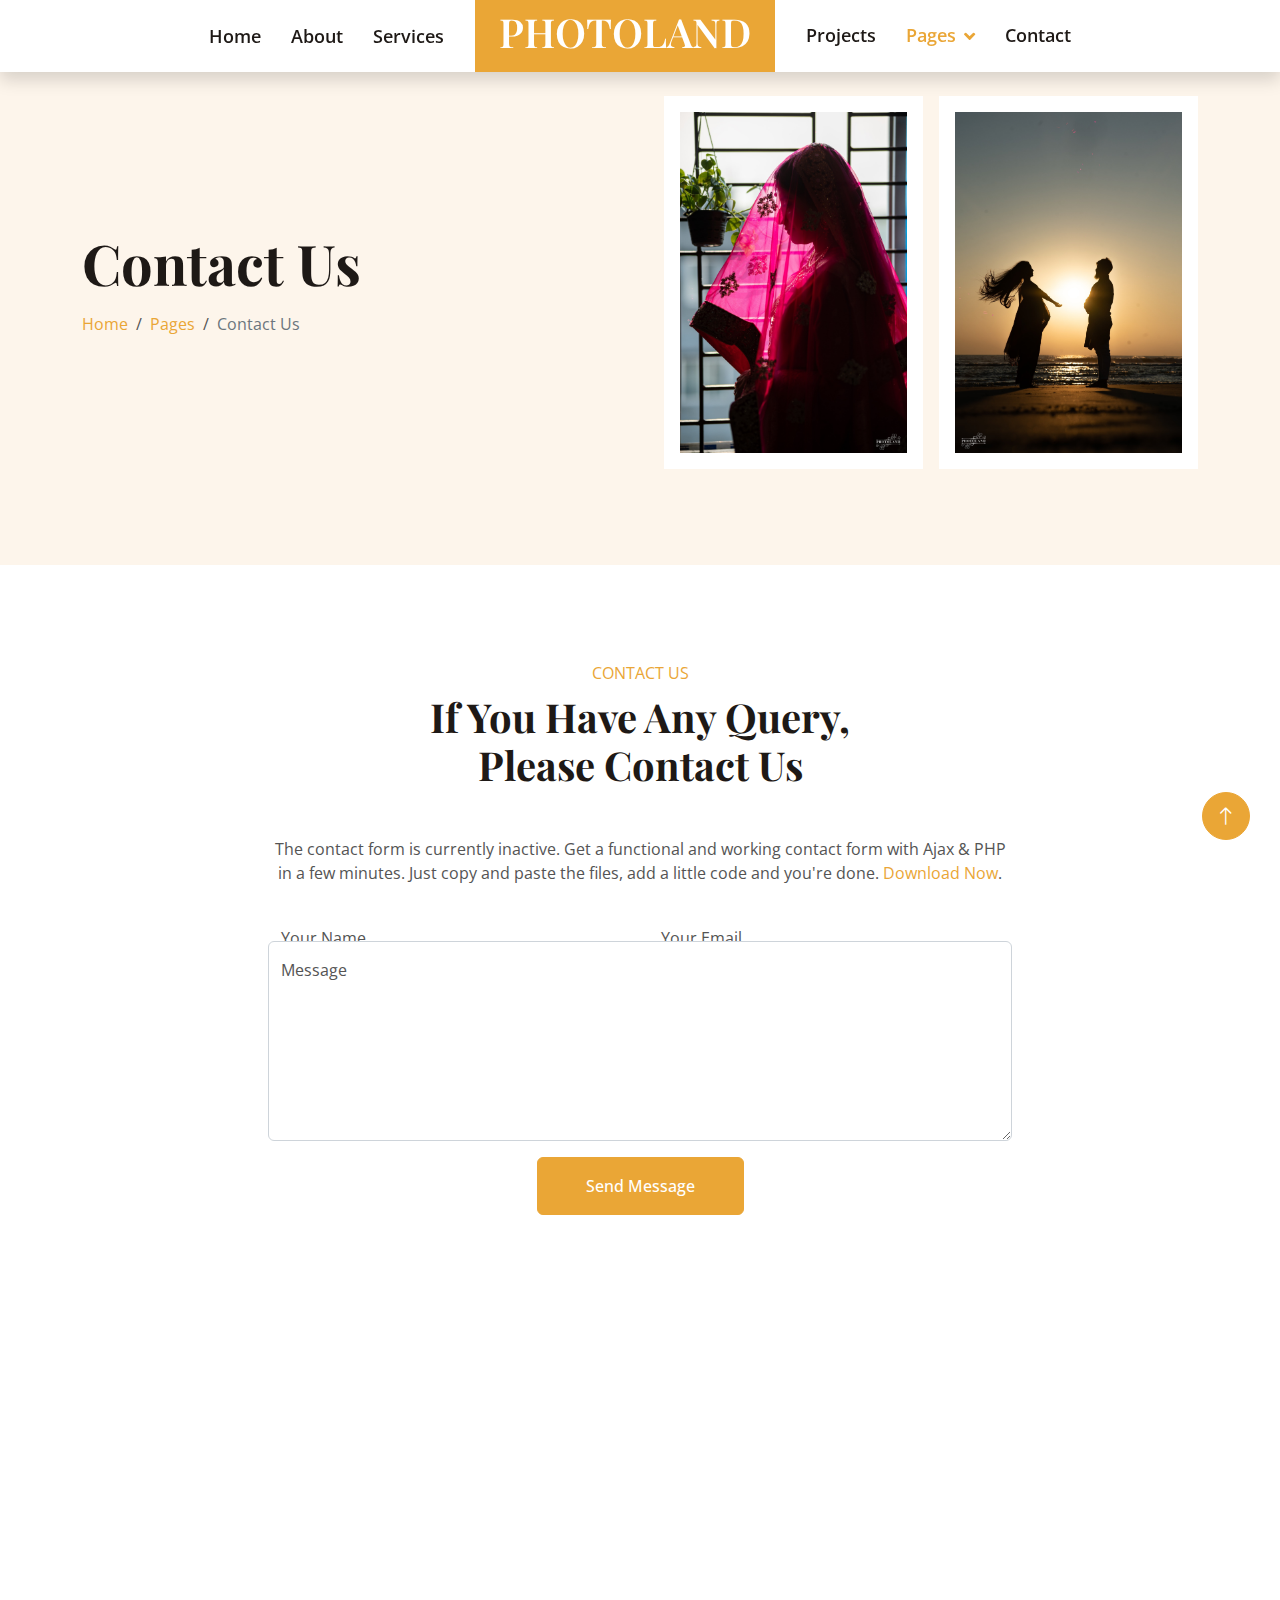
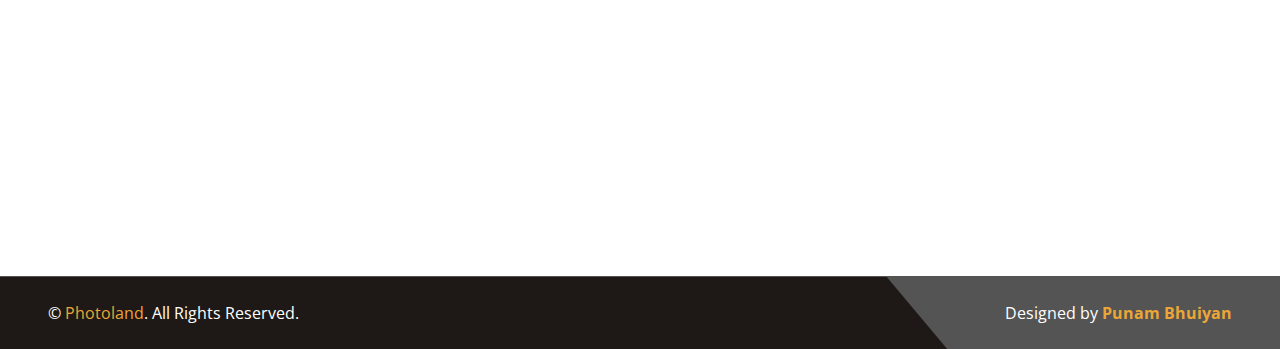
<file: contact.html>
<!DOCTYPE html>
<html lang="en">

<head>
    <meta charset="utf-8">
    <title>Photoland</title>
    <meta content="width=device-width, initial-scale=1.0" name="viewport">
    <meta content="" name="keywords">
    <meta content="" name="description">

    <!-- Favicon -->
    <link href="img/favicon.ico" rel="icon">

    <!-- Google Web Fonts -->
    <link rel="preconnect" href="https://fonts.googleapis.com">
    <link rel="preconnect" href="https://fonts.gstatic.com" crossorigin>
    <link href="https://fonts.googleapis.com/css2?family=Open+Sans:wght@400;500;600&family=Playfair+Display:wght@500;600;700&display=swap" rel="stylesheet"> 

    <!-- Icon Font Stylesheet -->
    <link href="https://cdnjs.cloudflare.com/ajax/libs/font-awesome/5.10.0/css/all.min.css" rel="stylesheet">
    <link href="https://cdn.jsdelivr.net/npm/bootstrap-icons@1.4.1/font/bootstrap-icons.css" rel="stylesheet">

    <!-- Libraries Stylesheet -->
    <link href="lib/animate/animate.min.css" rel="stylesheet">
    <link href="lib/owlcarousel/assets/owl.carousel.min.css" rel="stylesheet">
    <link href="lib/lightbox/css/lightbox.min.css" rel="stylesheet">

    <!-- Customized Bootstrap Stylesheet -->
    <link href="css/bootstrap.min.css" rel="stylesheet">

    <!-- Template Stylesheet -->
    <link href="css/style.css" rel="stylesheet">
</head>

<body>
    <!-- Spinner Start -->
    <div id="spinner" class="show bg-white position-fixed translate-middle w-100 vh-100 top-50 start-50 d-flex align-items-center justify-content-center">
        <div class="spinner-grow text-primary" role="status"></div>
    </div>
    <!-- Spinner End -->


    <!-- Navbar Start -->
    <nav class="navbar navbar-expand-lg bg-white navbar-light fixed-top shadow py-lg-0 px-4 px-lg-5 wow fadeIn" data-wow-delay="0.1s">
        <a href="index.html" class="navbar-brand d-block d-lg-none">
            <h1 class="text-primary">PHOTOLAND</h1>
        </a>
        <button type="button" class="navbar-toggler" data-bs-toggle="collapse" data-bs-target="#navbarCollapse">
            <span class="navbar-toggler-icon"></span>
        </button>
        <div class="collapse navbar-collapse justify-content-between py-4 py-lg-0" id="navbarCollapse">
            <div class="navbar-nav ms-auto py-0">
                <a href="index.html" class="nav-item nav-link">Home</a>
                <a href="about.html" class="nav-item nav-link">About</a>
                <a href="service.html" class="nav-item nav-link">Services</a>
            </div>
            <a href="index.html" class="navbar-brand bg-primary py-2 px-4 mx-3 d-none d-lg-block">
                <h1 class="text-white">PHOTOLAND</h1>
            </a>
            <div class="navbar-nav me-auto py-0">
                <a href="project.html" class="nav-item nav-link">Projects</a>
                <div class="nav-item dropdown">
                    <a href="#" class="nav-link dropdown-toggle active" data-bs-toggle="dropdown">Pages</a>
                    <div class="dropdown-menu rounded-0 shadow-sm border-0 m-0">
                        <a href="feature.html" class="dropdown-item">Features</a>
                        <a href="team.html" class="dropdown-item active">Our Team</a>
                    </div>
                </div>
                <a href="contact.html" class="nav-item nav-link">Contact</a>
            </div>
        </div>
    </nav>
    <!-- Navbar End -->


    <!-- Header Start -->
    <div class="container-fluid hero-header bg-light py-5 mb-5">
        <div class="container py-5">
            <div class="row g-5 align-items-center">
                <div class="col-lg-6">
                    <h1 class="display-4 mb-3 animated slideInDown">Contact Us</h1>
                    <nav aria-label="breadcrumb animated slideInDown">
                        <ol class="breadcrumb mb-0">
                            <li class="breadcrumb-item"><a href="#">Home</a></li>
                            <li class="breadcrumb-item"><a href="#">Pages</a></li>
                            <li class="breadcrumb-item active" aria-current="page">Contact Us</li>
                        </ol>
                    </nav>
                </div>
                <div class="col-lg-6 animated fadeIn">
                    <div class="row g-3">
                        <div class="col-6 text-end">
                            <img class="img-fluid bg-white p-3 w-100" src="img/p2.jpg" alt="">
                        </div>
                        <div class="col-6">
                            <img class="img-fluid bg-white p-3 w-100" src="img/p5.jpg" alt="">
                        </div>
                    </div>
                </div>
            </div>
        </div>
    </div>
    <!-- Header End -->


    <!-- Contact Start -->
    <div class="container-xxl py-5">
        <div class="container">
            <div class="text-center mx-auto wow fadeInUp" data-wow-delay="0.1s" style="max-width: 500px;">
                <p class="text-primary text-uppercase mb-2">Contact Us</p>
                <h1 class="display-6 mb-5">If You Have Any Query, Please Contact Us</h1>
            </div>
            <div class="row g-0 justify-content-center">
                <div class="col-lg-8 wow fadeInUp" data-wow-delay="0.1s">
                    <p class="text-center mb-4">The contact form is currently inactive. Get a functional and working contact form with Ajax & PHP in a few minutes. Just copy and paste the files, add a little code and you're done. <a href="https://htmlcodex.com/contact-form">Download Now</a>.</p>
                    <form>
                        <div class="row g-3">
                            <div class="col-md-6">
                                <div class="form-floating">
                                    <input type="text" class="form-control" id="name" placeholder="Your Name">
                                    <label for="name">Your Name</label>
                                </div>
                            </div>
                            <div class="col-md-6">
                                <div class="form-floating">
                                    <input type="email" class="form-control" id="email" placeholder="Your Email">
                                    <label for="email">Your Email</label>
                                </div>
                            </div>
                            <div class="col-12">
                                <div class="form-floating">
                                    <input type="text" class="form-control" id="subject" placeholder="Subject">
                                    <label for="subject">Subject</label>
                                </div>
                            </div>
                            <div class="col-12">
                                <div class="form-floating">
                                    <textarea class="form-control" placeholder="Leave a message here" id="message" style="height: 200px"></textarea>
                                    <label for="message">Message</label>
                                </div>
                            </div>
                            <div class="col-12 text-center">
                                <button class="btn btn-primary py-3 px-5" type="submit">Send Message</button>
                            </div>
                        </div>
                    </form>
                </div>
            </div>
        </div>
    </div>
    <!-- Contact End -->


    <!-- Google Map Start -->
    <!-- <div class="container-xxl py-5 px-0 wow fadeInUp" data-wow-delay="0.1s">
        <iframe class="w-100 mb-n2" style="height: 450px;"
            src="https://www.google.com/maps/embed?pb=!1m18!1m12!1m3!1d3001156.4288297426!2d-78.01371936852176!3d42.72876761954724!2m3!1f0!2f0!3f0!3m2!1i1024!2i768!4f13.1!3m3!1m2!1s0x4ccc4bf0f123a5a9%3A0xddcfc6c1de189567!2sNew%20York%2C%20USA!5e0!3m2!1sen!2sbd!4v1603794290143!5m2!1sen!2sbd"
            frameborder="0" allowfullscreen="" aria-hidden="false" tabindex="0"></iframe>
    </div> -->
    <!-- Google Map End -->


    <!-- Footer Start -->
    <div class="container-fluid footer position-relative bg-dark text-white-50 mt-5 py-5 px-4 px-lg-5 wow fadeIn" data-wow-delay="0.1s">
        <div class="row g-5 py-5">
            <div class="col-lg-6 pe-lg-5">
                <a href="index.html" class="navbar-brand">
                    <h1 class="display-5 text-primary">Photozone</h1>
                </a>
                <p>Aliquyam sed elitr elitr erat sed diam ipsum eirmod eos lorem nonumy. Tempor sea ipsum diam  sed clita dolore eos dolores magna erat dolore sed stet justo et dolor.</p>
                <p><i class="fa fa-map-marker-alt me-2"></i>123 Street, New York, USA</p>
                <p><i class="fa fa-phone-alt me-2"></i>+012 345 67890</p>
                <p><i class="fa fa-envelope me-2"></i>info@example.com</p>
                <div class="d-flex justify-content-start mt-4">
                    <a class="btn btn-square btn-outline-primary rounded-circle me-2" href="#"><i class="fab fa-twitter"></i></a>
                    <a class="btn btn-square btn-outline-primary rounded-circle me-2" href="#"><i class="fab fa-facebook-f"></i></a>
                    <a class="btn btn-square btn-outline-primary rounded-circle me-2" href="#"><i class="fab fa-linkedin-in"></i></a>
                    <a class="btn btn-square btn-outline-primary rounded-circle me-2" href="#"><i class="fab fa-instagram"></i></a>
                </div>
            </div>
            <div class="col-lg-6 ps-lg-5">
                <div class="row g-5">
                    <div class="col-sm-6">
                        <h4 class="text-light mb-4">Quick Links</h4>
                        <a class="btn btn-link" href="">About Us</a>
                        <a class="btn btn-link" href="">Contact Us</a>
                        <a class="btn btn-link" href="">Our Services</a>
                        <a class="btn btn-link" href="">Terms & Condition</a>
                        <a class="btn btn-link" href="">Support</a>
                    </div>
                    <div class="col-sm-6">
                        <h4 class="text-light mb-4">Popular Links</h4>
                        <a class="btn btn-link" href="">About Us</a>
                        <a class="btn btn-link" href="">Contact Us</a>
                        <a class="btn btn-link" href="">Our Services</a>
                        <a class="btn btn-link" href="">Terms & Condition</a>
                        <a class="btn btn-link" href="">Support</a>
                    </div>
                    <div class="col-sm-12">
                        <h4 class="text-light mb-4">Newsletter</h4>
                        <div class="w-100">
                            <div class="input-group">
                                <input type="text" class="form-control border-0 bg-secondary" style="padding: 20px 30px;" placeholder="Your Email Address"><button class="btn btn-primary px-4">Sign Up</button>
                            </div>
                        </div>
                    </div>
                </div>
            </div>
        </div>
    </div>
    <!-- Footer End -->


    <!-- Copyright Start -->
    <div class="container-fluid bg-dark text-white border-top border-secondary px-0">
        <div class="d-flex flex-column flex-md-row justify-content-between">
            <div class="py-4 px-5 text-center text-md-start">
                <p class="mb-0">&copy; <a class="text-primary" href="#">Photoland</a>. All Rights Reserved.</p>
            </div>
            <div class="py-4 px-5 bg-secondary footer-shape position-relative text-center text-md-end">
                <!--/*** This template is free as long as you keep the footer author’s credit link/attribution link/backlink. If you'd like to use the template without the footer author’s credit link/attribution link/backlink, you can purchase the Credit Removal License from "https://htmlcodex.com/credit-removal". Thank you for your support. ***/-->
                <p class="mb-0">Designed by <a class="text-primary fw-bold" href="https://www.facebook.com/profile.php?id=100075836989269">Punam Bhuiyan</a></p> 
            </div>
        </div>
    </div>
    <!-- Copyright End -->

    <!-- Back to Top -->
    <a href="#" class="btn btn-lg btn-primary btn-lg-square rounded-circle back-to-top"><i class="bi bi-arrow-up"></i></a>


    <!-- JavaScript Libraries -->
    <script src="https://code.jquery.com/jquery-3.4.1.min.js"></script>
    <script src="https://cdn.jsdelivr.net/npm/bootstrap@5.0.0/dist/js/bootstrap.bundle.min.js"></script>
    <script src="lib/wow/wow.min.js"></script>
    <script src="lib/easing/easing.min.js"></script>
    <script src="lib/waypoints/waypoints.min.js"></script>
    <script src="lib/counterup/counterup.min.js"></script>
    <script src="lib/owlcarousel/owl.carousel.min.js"></script>
    <script src="lib/lightbox/js/lightbox.min.js"></script>

    <!-- Template Javascript -->
    <script src="js/main.js"></script>
</body>

</html>
</file>
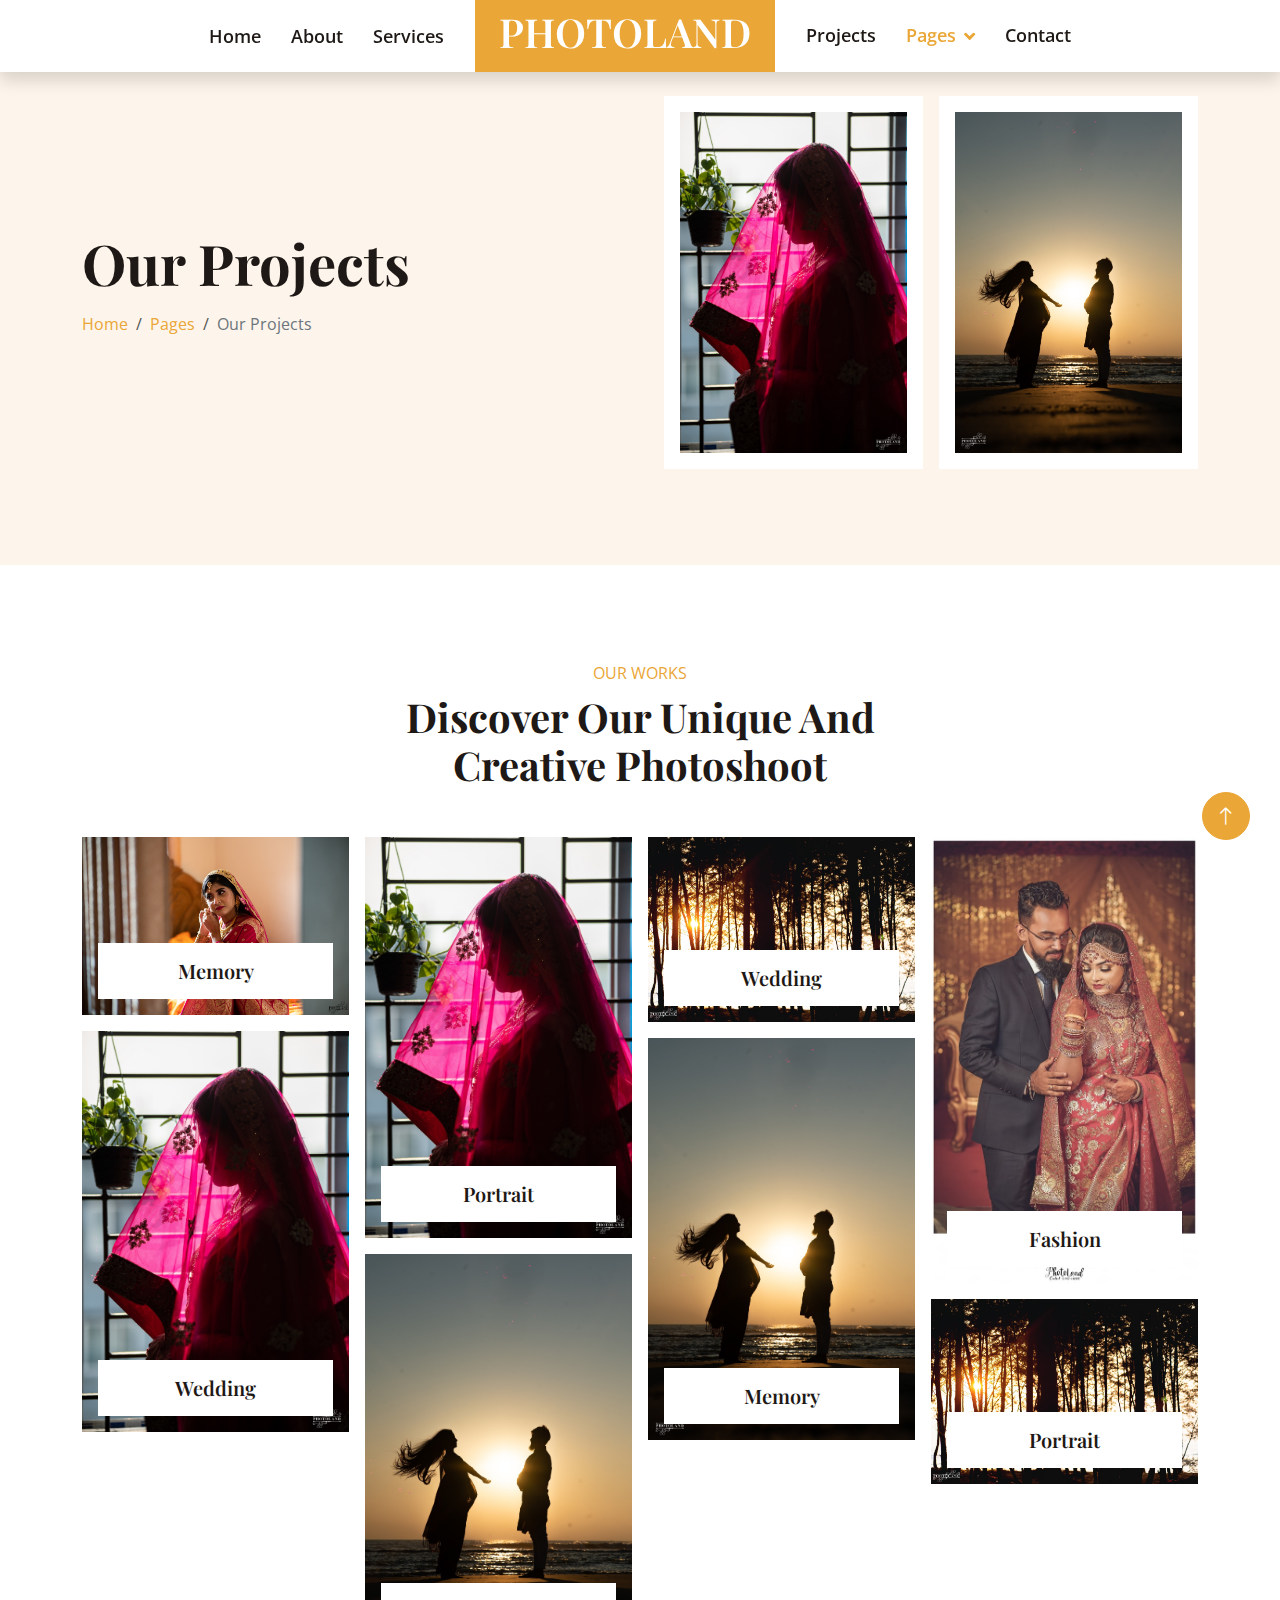
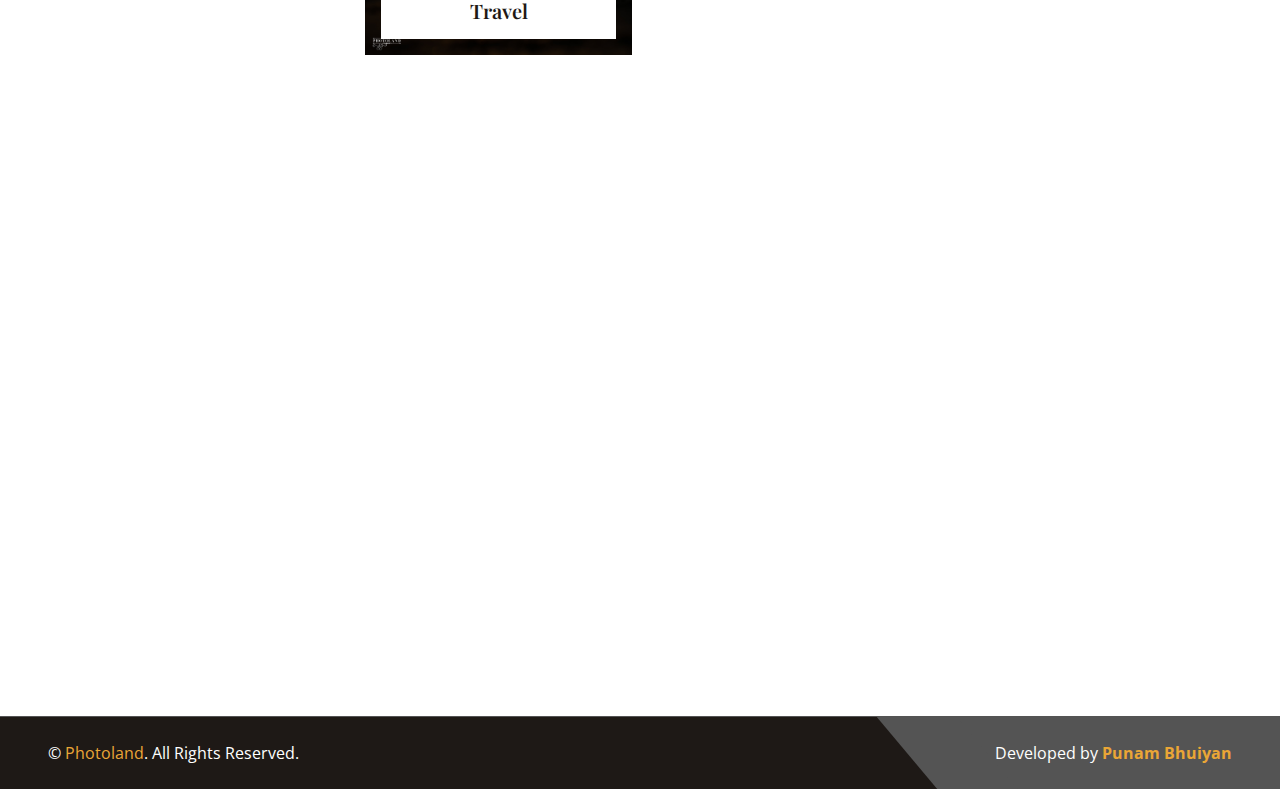
<file: project.html>
<!DOCTYPE html>
<html lang="en">

<head>
    <meta charset="utf-8">
    <title>Photoland</title>
    <meta content="width=device-width, initial-scale=1.0" name="viewport">
    <meta content="" name="keywords">
    <meta content="" name="description">

    <!-- Favicon -->
    <link href="img/favicon.ico" rel="icon">

    <!-- Google Web Fonts -->
    <link rel="preconnect" href="https://fonts.googleapis.com">
    <link rel="preconnect" href="https://fonts.gstatic.com" crossorigin>
    <link href="https://fonts.googleapis.com/css2?family=Open+Sans:wght@400;500;600&family=Playfair+Display:wght@500;600;700&display=swap" rel="stylesheet"> 

    <!-- Icon Font Stylesheet -->
    <link href="https://cdnjs.cloudflare.com/ajax/libs/font-awesome/5.10.0/css/all.min.css" rel="stylesheet">
    <link href="https://cdn.jsdelivr.net/npm/bootstrap-icons@1.4.1/font/bootstrap-icons.css" rel="stylesheet">

    <!-- Libraries Stylesheet -->
    <link href="lib/animate/animate.min.css" rel="stylesheet">
    <link href="lib/owlcarousel/assets/owl.carousel.min.css" rel="stylesheet">
    <link href="lib/lightbox/css/lightbox.min.css" rel="stylesheet">

    <!-- Customized Bootstrap Stylesheet -->
    <link href="css/bootstrap.min.css" rel="stylesheet">

    <!-- Template Stylesheet -->
    <link href="css/style.css" rel="stylesheet">
</head>

<body>
    <!-- Spinner Start -->
    <div id="spinner" class="show bg-white position-fixed translate-middle w-100 vh-100 top-50 start-50 d-flex align-items-center justify-content-center">
        <div class="spinner-grow text-primary" role="status"></div>
    </div>
    <!-- Spinner End -->


    <!-- Navbar Start -->
    <nav class="navbar navbar-expand-lg bg-white navbar-light fixed-top shadow py-lg-0 px-4 px-lg-5 wow fadeIn" data-wow-delay="0.1s">
        <a href="index.html" class="navbar-brand d-block d-lg-none">
            <h1 class="text-primary">PHOTOLAND</h1>
        </a>
        <button type="button" class="navbar-toggler" data-bs-toggle="collapse" data-bs-target="#navbarCollapse">
            <span class="navbar-toggler-icon"></span>
        </button>
        <div class="collapse navbar-collapse justify-content-between py-4 py-lg-0" id="navbarCollapse">
            <div class="navbar-nav ms-auto py-0">
                <a href="index.html" class="nav-item nav-link">Home</a>
                <a href="about.html" class="nav-item nav-link">About</a>
                <a href="service.html" class="nav-item nav-link">Services</a>
            </div>
            <a href="index.html" class="navbar-brand bg-primary py-2 px-4 mx-3 d-none d-lg-block">
                <h1 class="text-white">PHOTOLAND</h1>
            </a>
            <div class="navbar-nav me-auto py-0">
                <a href="project.html" class="nav-item nav-link">Projects</a>
                <div class="nav-item dropdown">
                    <a href="#" class="nav-link dropdown-toggle active" data-bs-toggle="dropdown">Pages</a>
                    <div class="dropdown-menu rounded-0 shadow-sm border-0 m-0">
                        <a href="feature.html" class="dropdown-item">Features</a>
                        <a href="team.html" class="dropdown-item active">Our Team</a>
                    </div>
                </div>
                <a href="contact.html" class="nav-item nav-link">Contact</a>
            </div>
        </div>
    </nav>
    <!-- Navbar End -->


    <!-- Header Start -->
    <div class="container-fluid hero-header bg-light py-5 mb-5">
        <div class="container py-5">
            <div class="row g-5 align-items-center">
                <div class="col-lg-6">
                    <h1 class="display-4 mb-3 animated slideInDown">Our Projects</h1>
                    <nav aria-label="breadcrumb animated slideInDown">
                        <ol class="breadcrumb mb-0">
                            <li class="breadcrumb-item"><a href="#">Home</a></li>
                            <li class="breadcrumb-item"><a href="#">Pages</a></li>
                            <li class="breadcrumb-item active" aria-current="page">Our Projects</li>
                        </ol>
                    </nav>
                </div>
                <div class="col-lg-6 animated fadeIn">
                    <div class="row g-3">
                        <div class="col-6 text-end">
                            <img class="img-fluid bg-white p-3 w-100" src="img/p2.jpg" alt="">
                        </div>
                        <div class="col-6">
                            <img class="img-fluid bg-white p-3 w-100" src="img/p5.jpg" alt="">
                        </div>
                    </div>
                </div>
            </div>
        </div>
    </div>
    <!-- Header End -->


    <!-- Project Start -->
    <div class="container-xxl py-5">
        <div class="container">
            <div class="text-center mx-auto mb-5 wow fadeInUp" data-wow-delay="0.1s" style="max-width: 500px;">
                <p class="text-primary text-uppercase mb-2">Our Works</p>
                <h1 class="display-6 mb-0">Discover Our Unique And Creative Photoshoot</h1>
            </div>
            <div class="row g-3">
                <div class="col-lg-3 col-md-6 wow fadeInUp" data-wow-delay="0.1s">
                    <div class="row g-3">
                        <div class="col-12">
                            <div class="project-item">
                                <img class="img-fluid" src="img/p3.jpg" alt="">
                                <a class="project-title h5 mb-0" href="img/project-5.jpg" data-lightbox="project">
                                    Memory
                                </a>
                            </div>
                        </div>
                        <div class="col-12">
                            <div class="project-item">
                                <img class="img-fluid" src="img/p2.jpg" alt="">
                                <a class="project-title h5 mb-0" href="img/p1.jpg" data-lightbox="project">
                                    Wedding
                                </a>
                            </div>
                        </div>
                    </div>
                </div>
                <div class="col-lg-3 col-md-6 wow fadeInUp" data-wow-delay="0.3s">
                    <div class="row g-3">
                        <div class="col-12">
                            <div class="project-item">
                                <img class="img-fluid" src="img/p2.jpg" alt="">
                                <a class="project-title h5 mb-0" href="img/p1.jpg" data-lightbox="project">
                                    Portrait
                                </a>
                            </div>
                        </div>
                        <div class="col-12">
                            <div class="project-item">
                                <img class="img-fluid" src="img/p5.jpg" alt="">
                                <a class="project-title h5 mb-0" href="img/project-6.jpg" data-lightbox="project">
                                    Travel
                                </a>
                            </div>
                        </div>
                    </div>
                </div>
                <div class="col-lg-3 col-md-6 wow fadeInUp" data-wow-delay="0.5s">
                    <div class="row g-3">
                        <div class="col-12">
                            <div class="project-item">
                                <img class="img-fluid" src="img/p6.jpg" alt="">
                                <a class="project-title h5 mb-0" href="img/project-7.jpg" data-lightbox="project">
                                    Wedding
                                </a>
                            </div>
                        </div>
                        <div class="col-12">
                            <div class="project-item">
                                <img class="img-fluid" src="img/p5.jpg" alt="">
                                <a class="project-title h5 mb-0" href="img/project-3.jpg" data-lightbox="project">    
                                    Memory
                                </a>
                            </div>
                        </div>
                    </div>
                </div>
                <div class="col-lg-3 col-md-6 wow fadeInUp" data-wow-delay="0.7s">
                    <div class="row g-3">
                        <div class="col-12">
                            <div class="project-item">
                                <img class="img-fluid" src="img/p7.jpg" alt="">
                                <a class="project-title h5 mb-0" href="img/project-4.jpg" data-lightbox="project">
                                    Fashion
                                </a>
                            </div>
                        </div>
                        <div class="col-12">
                            <div class="project-item">
                                <img class="img-fluid" src="img/p6.jpg" alt="">
                                <a class="project-title h5 mb-0" href="img/project-8.jpg" data-lightbox="project">
                                    Portrait
                                </a>
                            </div>
                        </div>
                    </div>
                </div>
            </div>
        </div>
    </div>
    <!-- Project End -->


     <!-- Footer Start -->
     <div class="container-fluid footer position-relative bg-dark text-white-50 mt-5 py-5 px-4 px-lg-5 wow fadeIn" data-wow-delay="0.1s">
        <div class="row g-5 py-5">
            <div class="col-lg-6 pe-lg-5">
                <a href="index.html" class="navbar-brand">
                    <h1 class="display-5 text-primary">Photoland</h1>
                </a>
                <p>Aliquyam sed elitr elitr erat sed diam ipsum eirmod eos lorem nonumy. Tempor sea ipsum diam  sed clita dolore eos dolores magna erat dolore sed stet justo et dolor.</p>
                <p><i class="fa fa-map-marker-alt me-2"></i>Badda,Dhaka,bangladesh</p>
                <p><i class="fa fa-phone-alt me-2"></i>0000000000</p>
                <p><i class="fa fa-envelope me-2"></i>info@example.com</p>
                <div class="d-flex justify-content-start mt-4">
                    <a class="btn btn-square btn-outline-primary rounded-circle me-2" href="#"><i class="fab fa-twitter"></i></a>
                    <a class="btn btn-square btn-outline-primary rounded-circle me-2" href="#"><i class="fab fa-facebook-f"></i></a>
                    <a class="btn btn-square btn-outline-primary rounded-circle me-2" href="#"><i class="fab fa-linkedin-in"></i></a>
                    <a class="btn btn-square btn-outline-primary rounded-circle me-2" href="#"><i class="fab fa-instagram"></i></a>
                </div>
            </div>
            <div class="col-lg-6 ps-lg-5">
                <div class="row g-5">
                    <div class="col-sm-6">
                        <h4 class="text-light mb-4">Quick Links</h4>
                        <a class="btn btn-link" href="">About Us</a>
                        <a class="btn btn-link" href="">Contact Us</a>
                        <a class="btn btn-link" href="">Our Services</a>
                        <a class="btn btn-link" href="">Terms & Condition</a>
                        <a class="btn btn-link" href="">Support</a>
                    </div>
                    <div class="col-sm-6">
                        <h4 class="text-light mb-4">Popular Links</h4>
                        <a class="btn btn-link" href="">About Us</a>
                        <a class="btn btn-link" href="">Contact Us</a>
                        <a class="btn btn-link" href="">Our Services</a>
                        <a class="btn btn-link" href="">Terms & Condition</a>
                        <a class="btn btn-link" href="">Support</a>
                    </div>
                    <div class="col-sm-12">
                        <h4 class="text-light mb-4">Newsletter</h4>
                        <div class="w-100">
                            <div class="input-group">
                                <input type="text" class="form-control border-0 bg-secondary" style="padding: 20px 30px;" placeholder="Your Email Address"><button class="btn btn-primary px-4">Sign Up</button>
                            </div>
                        </div>
                    </div>
                </div>
            </div>
        </div>
    </div>
    <!-- Footer End -->


    <!-- Copyright Start -->
    <div class="container-fluid bg-dark text-white border-top border-secondary px-0">
        <div class="d-flex flex-column flex-md-row justify-content-between">
            <div class="py-4 px-5 text-center text-md-start">
                <p class="mb-0">&copy; <a class="text-primary" href="#">Photoland</a>. All Rights Reserved.</p>
            </div>
            <div class="py-4 px-5 bg-secondary footer-shape position-relative text-center text-md-end">
                <!--/*** This template is free as long as you keep the footer author’s credit link/attribution link/backlink. If you'd like to use the template without the footer author’s credit link/attribution link/backlink, you can purchase the Credit Removal License from "https://htmlcodex.com/credit-removal". Thank you for your support. ***/-->
                <p class="mb-0">Developed by <a class="text-primary fw-bold" href="https://www.facebook.com/profile.php?id=100075836989269">Punam Bhuiyan</a></p>  
            </div>
        </div>
    </div>
    <!-- Copyright End -->



    <!-- Back to Top -->
    <a href="#" class="btn btn-lg btn-primary btn-lg-square rounded-circle back-to-top"><i class="bi bi-arrow-up"></i></a>


    <!-- JavaScript Libraries -->
    <script src="https://code.jquery.com/jquery-3.4.1.min.js"></script>
    <script src="https://cdn.jsdelivr.net/npm/bootstrap@5.0.0/dist/js/bootstrap.bundle.min.js"></script>
    <script src="lib/wow/wow.min.js"></script>
    <script src="lib/easing/easing.min.js"></script>
    <script src="lib/waypoints/waypoints.min.js"></script>
    <script src="lib/counterup/counterup.min.js"></script>
    <script src="lib/owlcarousel/owl.carousel.min.js"></script>
    <script src="lib/lightbox/js/lightbox.min.js"></script>

    <!-- Template Javascript -->
    <script src="js/main.js"></script>
</body>

</html>
</file>
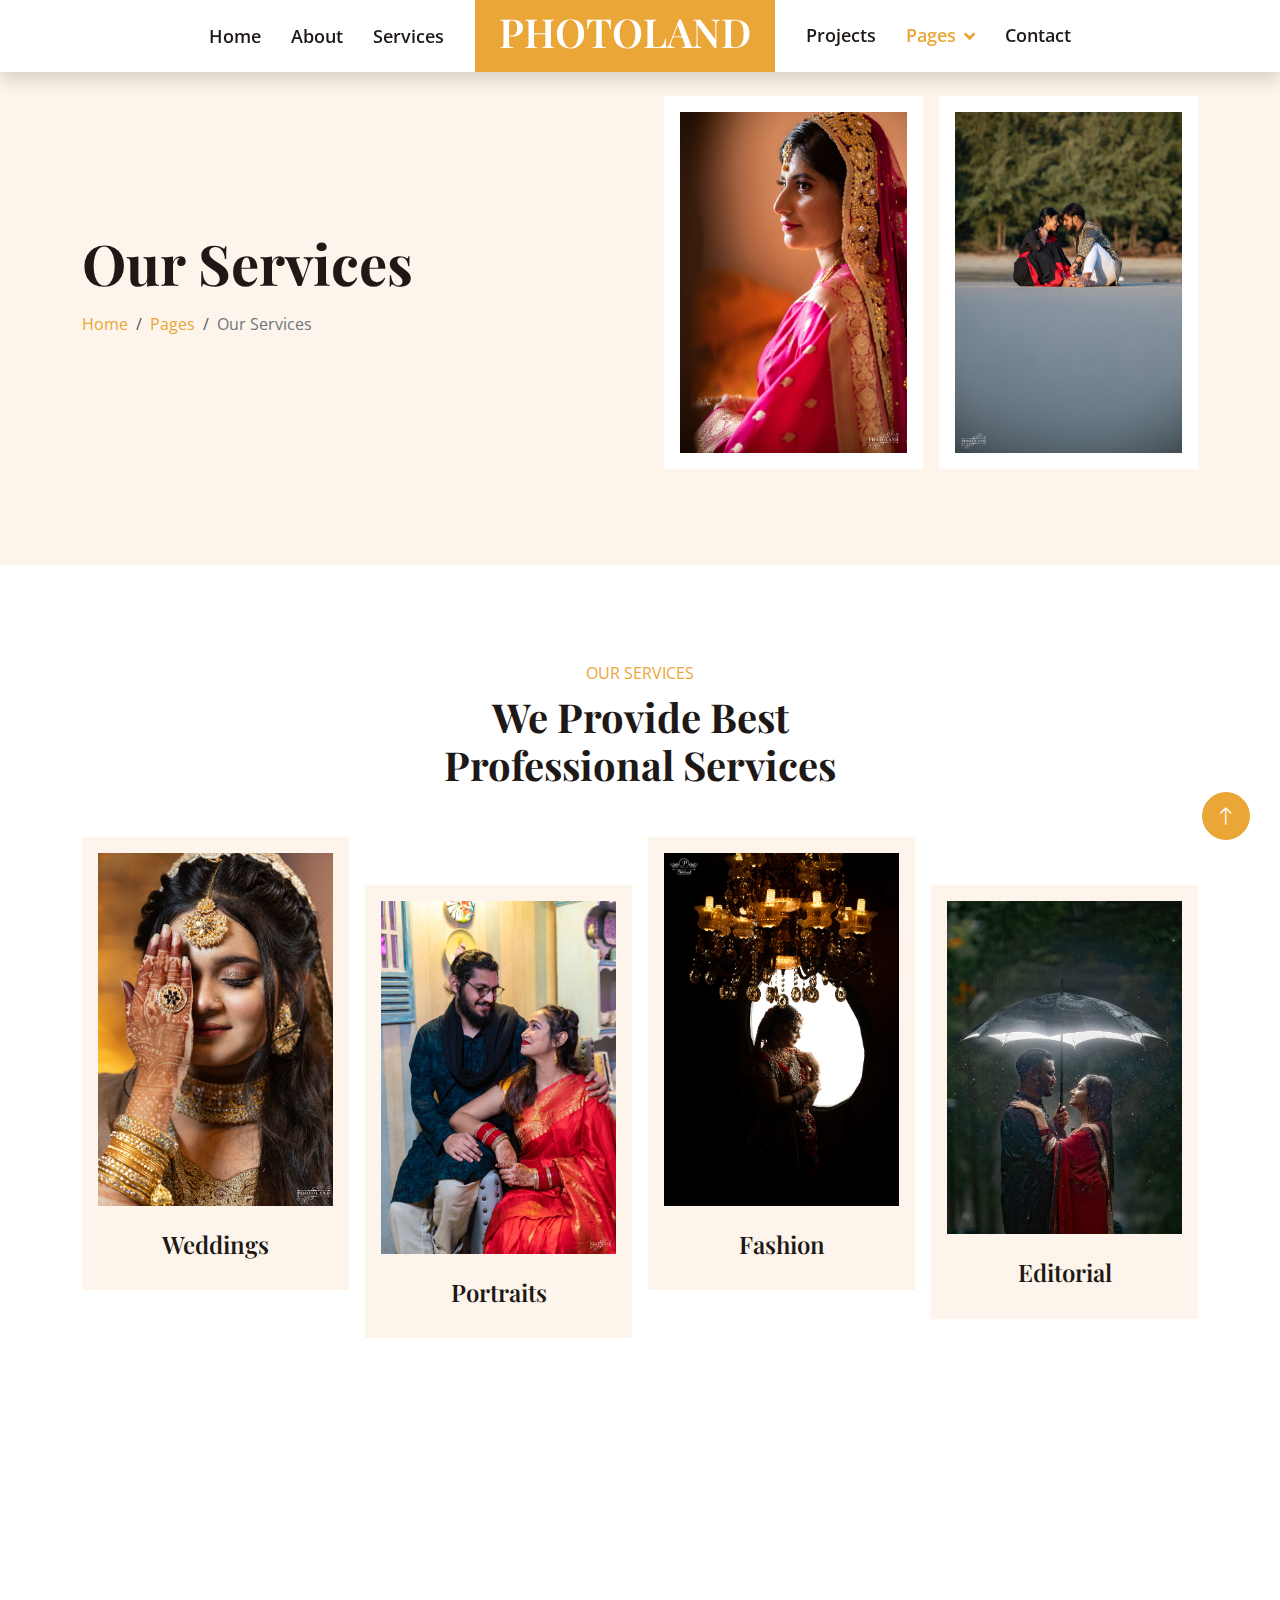
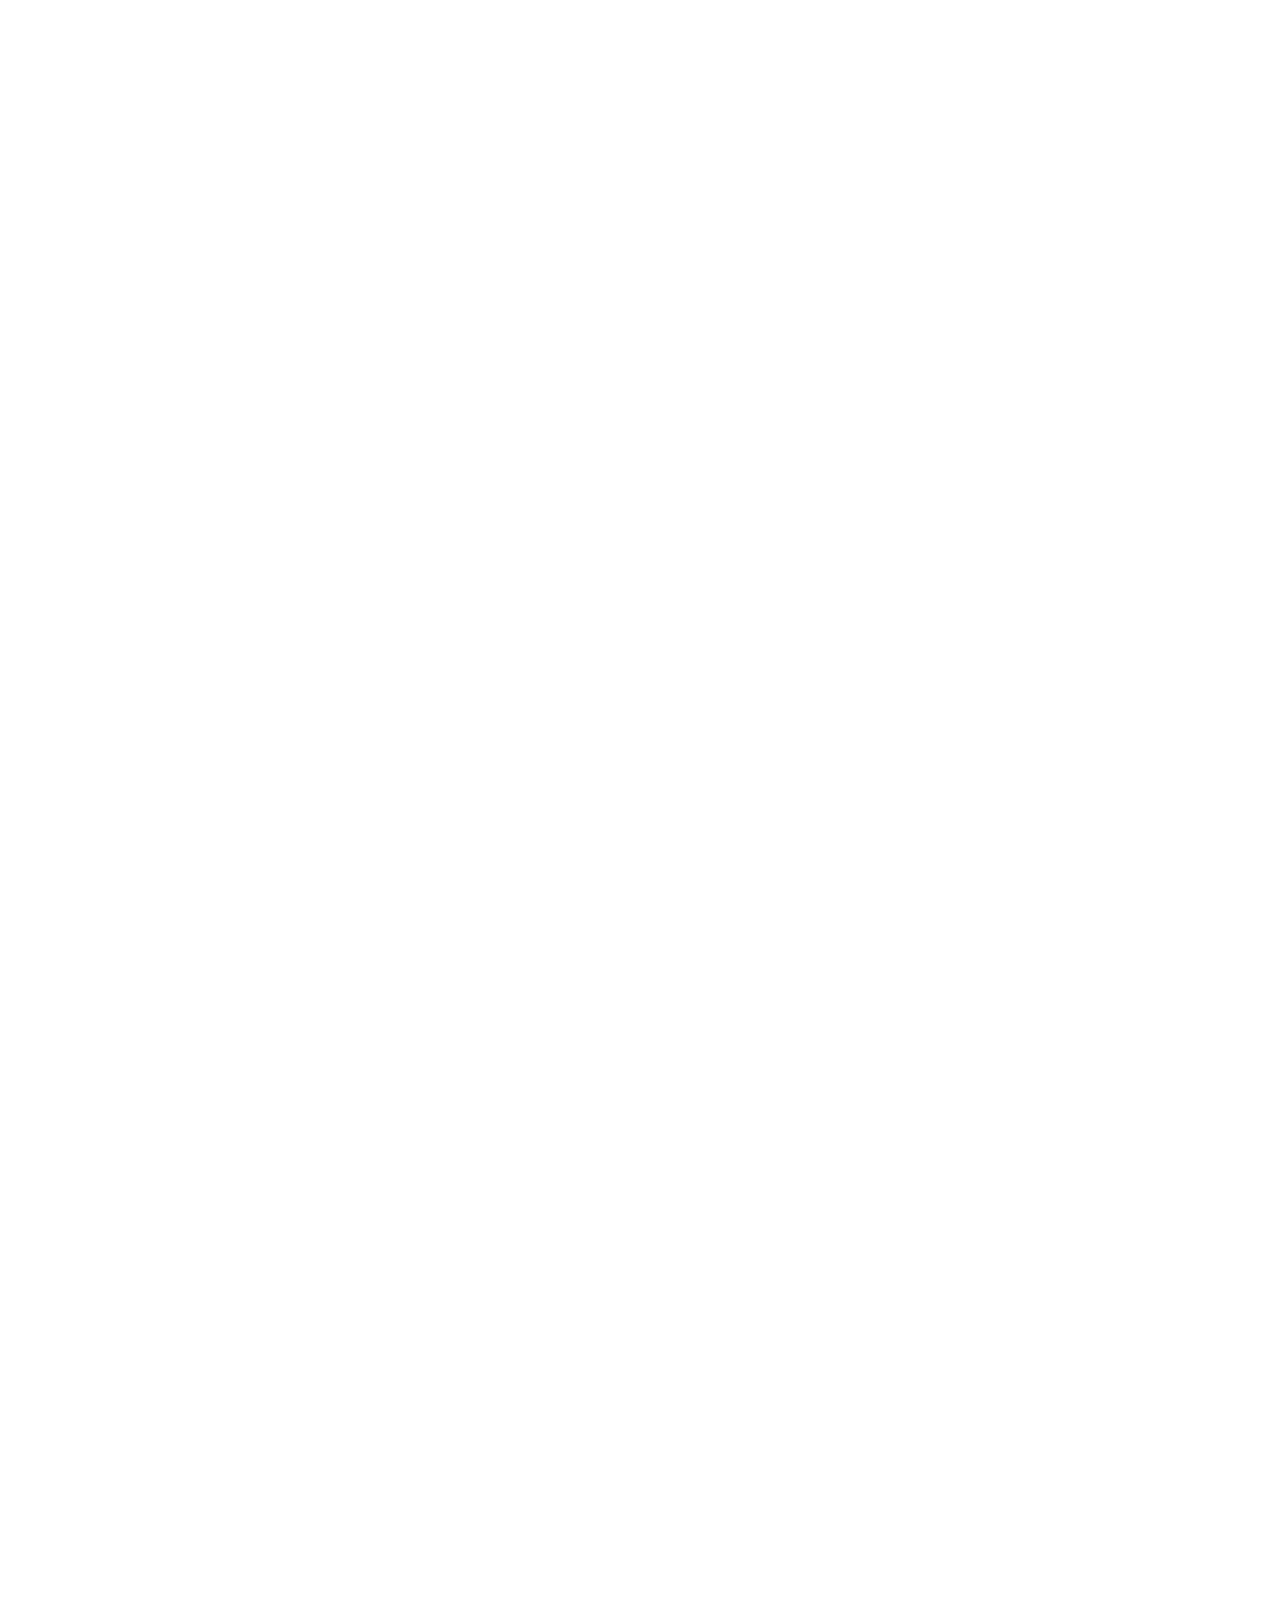
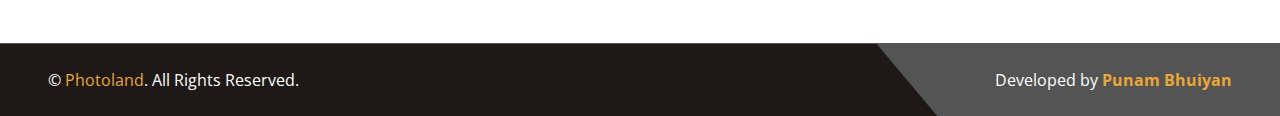
<file: service.html>
<!DOCTYPE html>
<html lang="en">

<head>
    <meta charset="utf-8">
    <title>Photoland</title>
    <meta content="width=device-width, initial-scale=1.0" name="viewport">
    <meta content="" name="keywords">
    <meta content="" name="description">

    <!-- Favicon -->
    <link href="img/favicon.ico" rel="icon">

    <!-- Google Web Fonts -->
    <link rel="preconnect" href="https://fonts.googleapis.com">
    <link rel="preconnect" href="https://fonts.gstatic.com" crossorigin>
    <link href="https://fonts.googleapis.com/css2?family=Open+Sans:wght@400;500;600&family=Playfair+Display:wght@500;600;700&display=swap" rel="stylesheet"> 

    <!-- Icon Font Stylesheet -->
    <link href="https://cdnjs.cloudflare.com/ajax/libs/font-awesome/5.10.0/css/all.min.css" rel="stylesheet">
    <link href="https://cdn.jsdelivr.net/npm/bootstrap-icons@1.4.1/font/bootstrap-icons.css" rel="stylesheet">

    <!-- Libraries Stylesheet -->
    <link href="lib/animate/animate.min.css" rel="stylesheet">
    <link href="lib/owlcarousel/assets/owl.carousel.min.css" rel="stylesheet">
    <link href="lib/lightbox/css/lightbox.min.css" rel="stylesheet">

    <!-- Customized Bootstrap Stylesheet -->
    <link href="css/bootstrap.min.css" rel="stylesheet">

    <!-- Template Stylesheet -->
    <link href="css/style.css" rel="stylesheet">
</head>

<body>
    <!-- Spinner Start -->
    <div id="spinner" class="show bg-white position-fixed translate-middle w-100 vh-100 top-50 start-50 d-flex align-items-center justify-content-center">
        <div class="spinner-grow text-primary" role="status"></div>
    </div>
    <!-- Spinner End -->


    <!-- Navbar Start -->
    <nav class="navbar navbar-expand-lg bg-white navbar-light fixed-top shadow py-lg-0 px-4 px-lg-5 wow fadeIn" data-wow-delay="0.1s">
        <a href="index.html" class="navbar-brand d-block d-lg-none">
            <h1 class="text-primary">PHOTOLAND</h1>
        </a>
        <button type="button" class="navbar-toggler" data-bs-toggle="collapse" data-bs-target="#navbarCollapse">
            <span class="navbar-toggler-icon"></span>
        </button>
        <div class="collapse navbar-collapse justify-content-between py-4 py-lg-0" id="navbarCollapse">
            <div class="navbar-nav ms-auto py-0">
                <a href="index.html" class="nav-item nav-link">Home</a>
                <a href="about.html" class="nav-item nav-link">About</a>
                <a href="service.html" class="nav-item nav-link">Services</a>
            </div>
            <a href="index.html" class="navbar-brand bg-primary py-2 px-4 mx-3 d-none d-lg-block">
                <h1 class="text-white">PHOTOLAND</h1>
            </a>
            <div class="navbar-nav me-auto py-0">
                <a href="project.html" class="nav-item nav-link">Projects</a>
                <div class="nav-item dropdown">
                    <a href="#" class="nav-link dropdown-toggle active" data-bs-toggle="dropdown">Pages</a>
                    <div class="dropdown-menu rounded-0 shadow-sm border-0 m-0">
                        <a href="feature.html" class="dropdown-item">Features</a>
                        <a href="team.html" class="dropdown-item active">Our Team</a>
                    </div>
                </div>
                <a href="contact.html" class="nav-item nav-link">Contact</a>
            </div>
        </div>
    </nav>
    <!-- Navbar End -->



    <!-- Header Start -->
    <div class="container-fluid hero-header bg-light py-5 mb-5">
        <div class="container py-5">
            <div class="row g-5 align-items-center">
                <div class="col-lg-6">
                    <h1 class="display-4 mb-3 animated slideInDown">Our Services</h1>
                    <nav aria-label="breadcrumb animated slideInDown">
                        <ol class="breadcrumb mb-0">
                            <li class="breadcrumb-item"><a href="#">Home</a></li>
                            <li class="breadcrumb-item"><a href="#">Pages</a></li>
                            <li class="breadcrumb-item active" aria-current="page">Our Services</li>
                        </ol>
                    </nav>
                </div>
                <div class="col-lg-6 animated fadeIn">
                    <div class="row g-3">
                        <div class="col-6 text-end">
                            <img class="img-fluid bg-white p-3 w-100" src="img/s1.jpg" alt="">
                        </div>
                        <div class="col-6">
                            <img class="img-fluid bg-white p-3 w-100" src="img/s2.jpg" alt="">
                        </div>
                    </div>
                </div>
            </div>
        </div>
    </div>
    <!-- Header End -->


    <!-- Service Start -->
    <div class="container-xxl py-5">
        <div class="container">
            <div class="text-center mx-auto mb-5 wow fadeInUp" data-wow-delay="0.1s" style="max-width: 500px;">
                <p class="text-primary text-uppercase mb-2">Our Services</p>
                <h1 class="display-6 mb-4">We Provide Best Professional Services</h1>
            </div>
            <div class="row g-3">
                <div class="col-lg-3 col-md-6 wow fadeInUp" data-wow-delay="0.1s">
                    <div class="service-item d-flex flex-column bg-light p-3 pb-0">
                        <div class="position-relative">
                            <img class="img-fluid" src="img/s3.jpg" alt="">
                            <div class="service-overlay">
                                <a class="btn btn-lg-square btn-outline-light rounded-circle" href=""><i class="fa fa-link text-primary"></i></a>
                            </div>
                        </div>
                        <div class="text-center p-4">
                            <h4>Weddings</h4>
                        </div>
                    </div>
                </div>
                <div class="col-lg-3 col-md-6 pt-lg-5 wow fadeInUp" data-wow-delay="0.3s">
                    <div class="service-item d-flex flex-column bg-light p-3 pb-0">
                        <div class="position-relative">
                            <img class="img-fluid" src="img/s4.jpg" alt="">
                            <div class="service-overlay">
                                <a class="btn btn-lg-square btn-outline-light rounded-circle" href=""><i class="fa fa-link text-primary"></i></a>
                            </div>
                        </div>
                        <div class="text-center p-4">
                            <h4>Portraits</h4>
                        </div>
                    </div>
                </div>
                <div class="col-lg-3 col-md-6 wow fadeInUp" data-wow-delay="0.5s">
                    <div class="service-item d-flex flex-column bg-light p-3 pb-0">
                        <div class="position-relative">
                            <img class="img-fluid" src="img/s7.jpg" alt="">
                            <div class="service-overlay">
                                <a class="btn btn-lg-square btn-outline-light rounded-circle" href=""><i class="fa fa-link text-primary"></i></a>
                            </div>
                        </div>
                        <div class="text-center p-4">
                            <h4>Fashion</h4>
                        </div>
                    </div>
                </div>
                <div class="col-lg-3 col-md-6 pt-lg-5 wow fadeInUp" data-wow-delay="0.7s">
                    <div class="service-item d-flex flex-column bg-light p-3 pb-0">
                        <div class="position-relative">
                            <img class="img-fluid" src="img/s6.jpg" alt="">
                            <div class="service-overlay">
                                <a class="btn btn-lg-square btn-outline-light rounded-circle" href=""><i class="fa fa-link text-primary"></i></a>
                            </div>
                        </div>
                        <div class="text-center p-4">
                            <h4>Editorial</h4>
                        </div>
                    </div>
                </div>
            </div>
        </div>
    </div>
    <!-- Service End -->


    <!-- Packages Start -->

    <div class="container">
        <div class="text-center mx-auto mb-5 wow fadeInUp" data-wow-delay="0.3s" style="max-width: 500px;">
            <p class="text-primary text-uppercase mb-2">Our Packages</p>
            <h1 class="display-6 mb-4">We Provide Best Packages</h1>
        </div>
        <div class="row row-cols-1 row-cols-md-3 g-4 ">
            <div class="col  wow fadeInUp" data-wow-delay="0.5s">
              <div class="card h-100">
                <img src="img/s8.jpg" class="card-img-top" alt="...">
                
              </div>
            </div>
            <div class="col  wow fadeInUp" data-wow-delay="0.7s">
              <div class="card h-100">
                <img src="img/s9.jpg" class="card-img-top" alt="...">
               
              </div>
            </div>
            <div class="col  wow fadeInUp" data-wow-delay="0.9s">
              <div class="card h-100">
                <img src="img/s10.jpg"  class="card-img-top" alt="...">
                
              </div>
            </div>
            <div class="col  wow fadeInUp" data-wow-delay="0.9s">
                <div class="card h-100">
                    <img src="img/s11.jpg"  class="card-img-top" alt="...">
                    
                  </div>
              </div>
              <div class="col  wow fadeInUp" data-wow-delay="1.0s">
                <div class="card h-100">
                    <img src="img/s12.jpg"  class="card-img-top" alt="...">
                    
                  </div>
              </div>
              <div class="col  wow fadeInUp" data-wow-delay="1.2s">
                <div class="card h-100">
                    <img src="img/s13.jpg"  class="card-img-top" alt="...">
                    
                  </div>
              </div>
              <div class="col  wow fadeInUp" data-wow-delay="1.4s">
                <div class="card h-100">
                    <img src="img/s14.jpg"  class="card-img-top" alt="...">
                    
                  </div>
              </div>
              <div class="col  wow fadeInUp" data-wow-delay="1.6s">
                <div class="card h-100">
                    <img src="img/s15.jpg"  class="card-img-top" alt="...">
                    
                  </div>
              </div>

              <div class="col  wow fadeInUp" data-wow-delay="1.8s">
                <div class="card h-100">
                    <img src="img/s15.jpg"  class="card-img-top" alt="...">
                    
                  </div>
              </div>
              
          </div>
    </div>

      <!-- Packages end-->


     <!-- Footer Start -->
     <div class="container-fluid footer position-relative bg-dark text-white-50 mt-5 py-5 px-4 px-lg-5 wow fadeIn" data-wow-delay="0.1s">
        <div class="row g-5 py-5">
            <div class="col-lg-6 pe-lg-5">
                <a href="index.html" class="navbar-brand">
                    <h1 class="display-5 text-primary">Photoland</h1>
                </a>
                <p>Aliquyam sed elitr elitr erat sed diam ipsum eirmod eos lorem nonumy. Tempor sea ipsum diam  sed clita dolore eos dolores magna erat dolore sed stet justo et dolor.</p>
                <p><i class="fa fa-map-marker-alt me-2"></i>Badda,Dhaka,bangladesh</p>
                <p><i class="fa fa-phone-alt me-2"></i>0000000000</p>
                <p><i class="fa fa-envelope me-2"></i>info@example.com</p>
                <div class="d-flex justify-content-start mt-4">
                    <a class="btn btn-square btn-outline-primary rounded-circle me-2" href="#"><i class="fab fa-twitter"></i></a>
                    <a class="btn btn-square btn-outline-primary rounded-circle me-2" href="#"><i class="fab fa-facebook-f"></i></a>
                    <a class="btn btn-square btn-outline-primary rounded-circle me-2" href="#"><i class="fab fa-linkedin-in"></i></a>
                    <a class="btn btn-square btn-outline-primary rounded-circle me-2" href="#"><i class="fab fa-instagram"></i></a>
                </div>
            </div>
            <div class="col-lg-6 ps-lg-5">
                <div class="row g-5">
                    <div class="col-sm-6">
                        <h4 class="text-light mb-4">Quick Links</h4>
                        <a class="btn btn-link" href="">About Us</a>
                        <a class="btn btn-link" href="">Contact Us</a>
                        <a class="btn btn-link" href="">Our Services</a>
                        <a class="btn btn-link" href="">Terms & Condition</a>
                        <a class="btn btn-link" href="">Support</a>
                    </div>
                    <div class="col-sm-6">
                        <h4 class="text-light mb-4">Popular Links</h4>
                        <a class="btn btn-link" href="">About Us</a>
                        <a class="btn btn-link" href="">Contact Us</a>
                        <a class="btn btn-link" href="">Our Services</a>
                        <a class="btn btn-link" href="">Terms & Condition</a>
                        <a class="btn btn-link" href="">Support</a>
                    </div>
                    <div class="col-sm-12">
                        <h4 class="text-light mb-4">Newsletter</h4>
                        <div class="w-100">
                            <div class="input-group">
                                <input type="text" class="form-control border-0 bg-secondary" style="padding: 20px 30px;" placeholder="Your Email Address"><button class="btn btn-primary px-4">Sign Up</button>
                            </div>
                        </div>
                    </div>
                </div>
            </div>
        </div>
    </div>
    <!-- Footer End -->


    <!-- Copyright Start -->
    <div class="container-fluid bg-dark text-white border-top border-secondary px-0">
        <div class="d-flex flex-column flex-md-row justify-content-between">
            <div class="py-4 px-5 text-center text-md-start">
                <p class="mb-0">&copy; <a class="text-primary" href="#">Photoland</a>. All Rights Reserved.</p>
            </div>
            <div class="py-4 px-5 bg-secondary footer-shape position-relative text-center text-md-end">
                <!--/*** This template is free as long as you keep the footer author’s credit link/attribution link/backlink. If you'd like to use the template without the footer author’s credit link/attribution link/backlink, you can purchase the Credit Removal License from "https://htmlcodex.com/credit-removal". Thank you for your support. ***/-->
                <p class="mb-0">Developed by <a class="text-primary fw-bold" href="https://www.facebook.com/profile.php?id=100075836989269">Punam Bhuiyan</a></p>  
            </div>
        </div>
    </div>
    <!-- Copyright End -->


    <!-- Back to Top -->
    <a href="#" class="btn btn-lg btn-primary btn-lg-square rounded-circle back-to-top"><i class="bi bi-arrow-up"></i></a>


    <!-- JavaScript Libraries -->
    <script src="https://code.jquery.com/jquery-3.4.1.min.js"></script>
    <script src="https://cdn.jsdelivr.net/npm/bootstrap@5.0.0/dist/js/bootstrap.bundle.min.js"></script>
    <script src="lib/wow/wow.min.js"></script>
    <script src="lib/easing/easing.min.js"></script>
    <script src="lib/waypoints/waypoints.min.js"></script>
    <script src="lib/counterup/counterup.min.js"></script>
    <script src="lib/owlcarousel/owl.carousel.min.js"></script>
    <script src="lib/lightbox/js/lightbox.min.js"></script>

    <!-- Template Javascript -->
    <script src="js/main.js"></script>
</body>

</html>
</file>
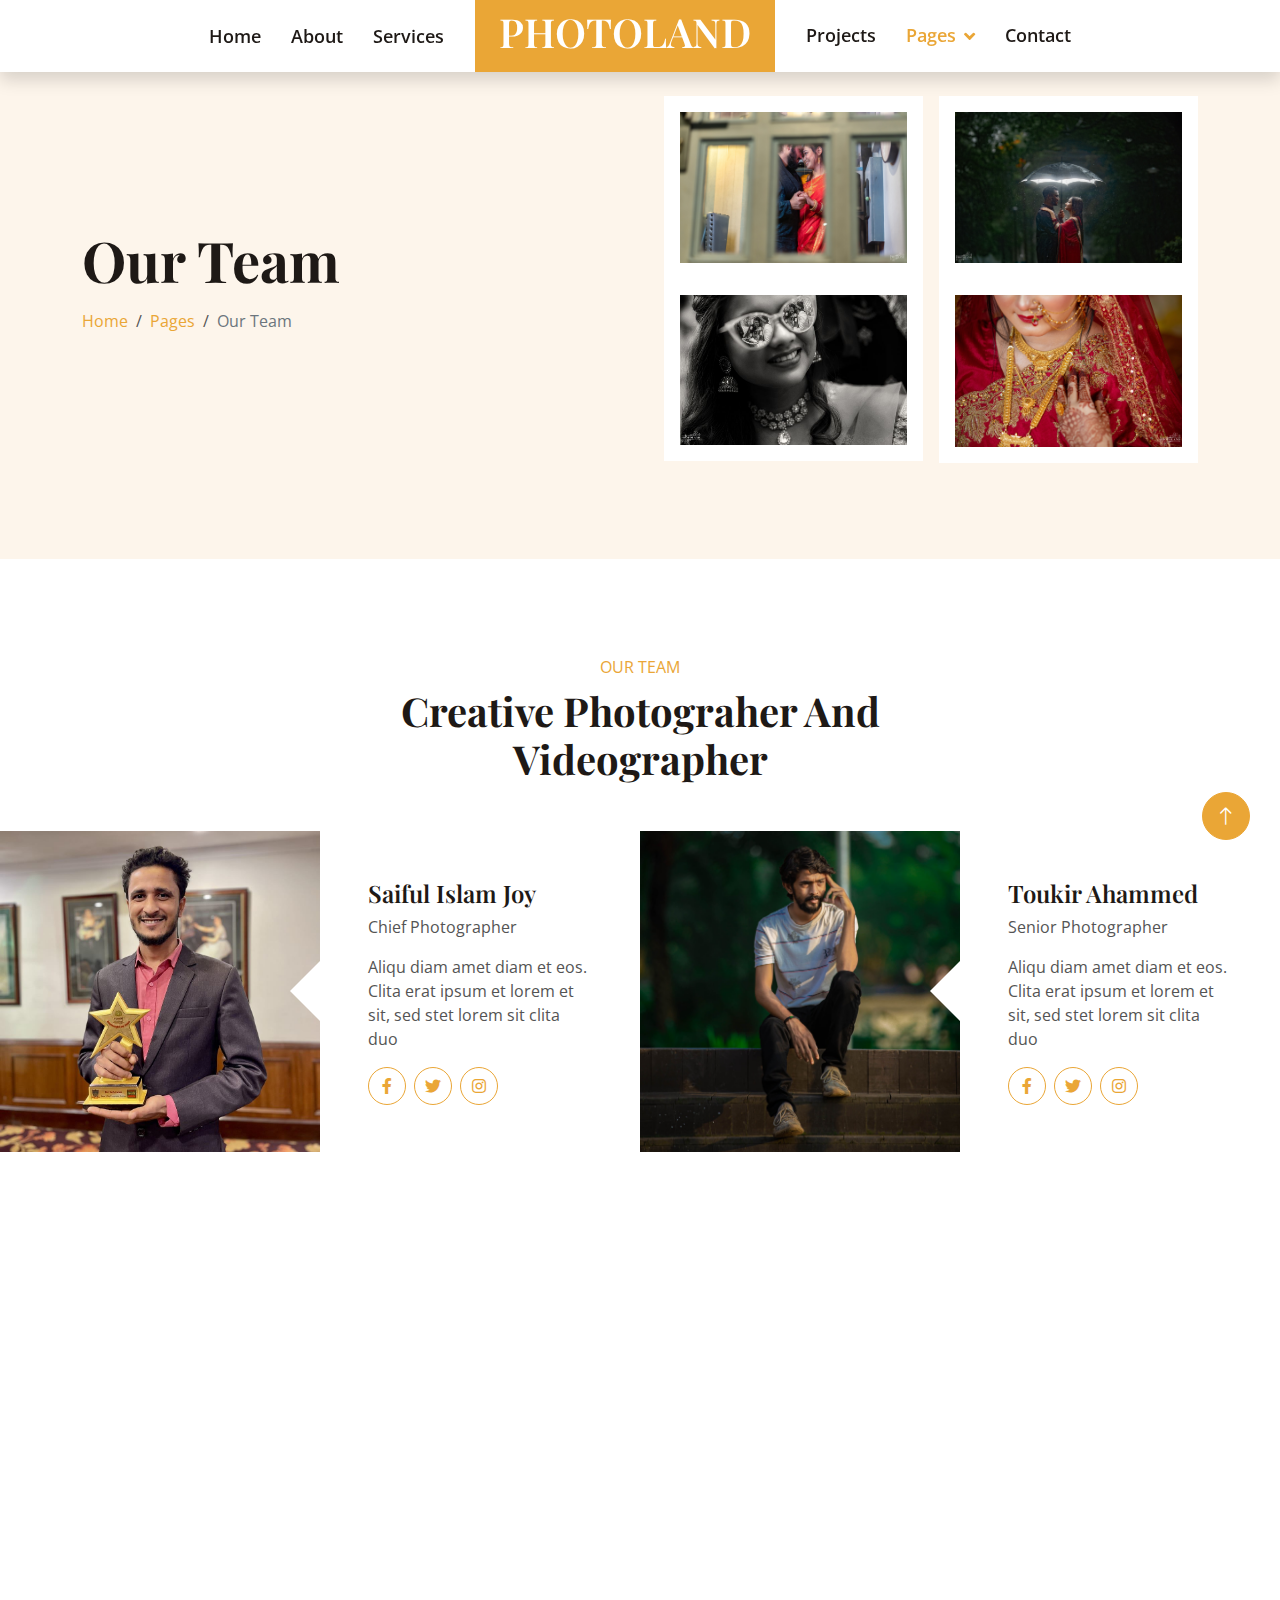
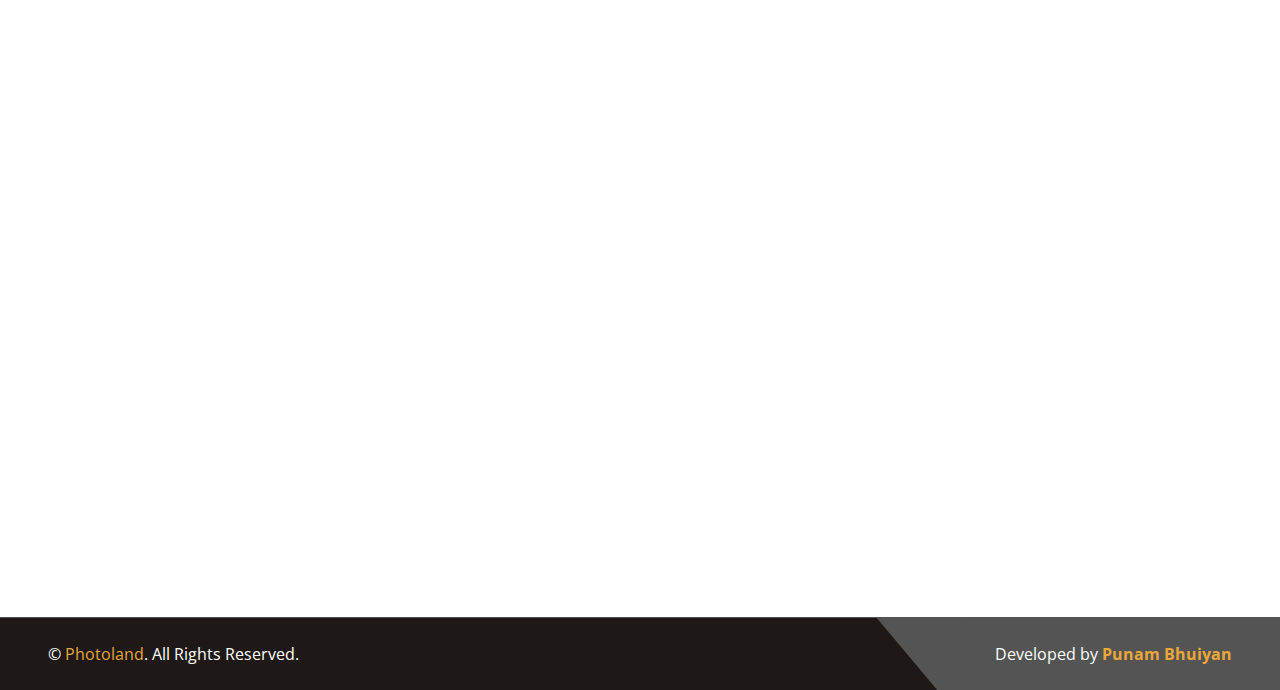
<file: team.html>
<!DOCTYPE html>
<html lang="en">

<head>
    <meta charset="utf-8">
    <title>Photoland</title>
    <meta content="width=device-width, initial-scale=1.0" name="viewport">
    <meta content="" name="keywords">
    <meta content="" name="description">

    <!-- Favicon -->
    <link href="img/favicon.ico" rel="icon">

    <!-- Google Web Fonts -->
    <link rel="preconnect" href="https://fonts.googleapis.com">
    <link rel="preconnect" href="https://fonts.gstatic.com" crossorigin>
    <link href="https://fonts.googleapis.com/css2?family=Open+Sans:wght@400;500;600&family=Playfair+Display:wght@500;600;700&display=swap" rel="stylesheet"> 

    <!-- Icon Font Stylesheet -->
    <link href="https://cdnjs.cloudflare.com/ajax/libs/font-awesome/5.10.0/css/all.min.css" rel="stylesheet">
    <link href="https://cdn.jsdelivr.net/npm/bootstrap-icons@1.4.1/font/bootstrap-icons.css" rel="stylesheet">

    <!-- Libraries Stylesheet -->
    <link href="lib/animate/animate.min.css" rel="stylesheet">
    <link href="lib/owlcarousel/assets/owl.carousel.min.css" rel="stylesheet">
    <link href="lib/lightbox/css/lightbox.min.css" rel="stylesheet">

    <!-- Customized Bootstrap Stylesheet -->
    <link href="css/bootstrap.min.css" rel="stylesheet">

    <!-- Template Stylesheet -->
    <link href="css/style.css" rel="stylesheet">
</head>

<body>
    <!-- Spinner Start -->
    <div id="spinner" class="show bg-white position-fixed translate-middle w-100 vh-100 top-50 start-50 d-flex align-items-center justify-content-center">
        <div class="spinner-grow text-primary" role="status"></div>
    </div>
    <!-- Spinner End -->


    <!-- Navbar Start -->
    <nav class="navbar navbar-expand-lg bg-white navbar-light fixed-top shadow py-lg-0 px-4 px-lg-5 wow fadeIn" data-wow-delay="0.1s">
        <a href="index.html" class="navbar-brand d-block d-lg-none">
            <h1 class="text-primary">PHOTOLAND</h1>
        </a>
        <button type="button" class="navbar-toggler" data-bs-toggle="collapse" data-bs-target="#navbarCollapse">
            <span class="navbar-toggler-icon"></span>
        </button>
        <div class="collapse navbar-collapse justify-content-between py-4 py-lg-0" id="navbarCollapse">
            <div class="navbar-nav ms-auto py-0">
                <a href="index.html" class="nav-item nav-link">Home</a>
                <a href="about.html" class="nav-item nav-link">About</a>
                <a href="service.html" class="nav-item nav-link">Services</a>
            </div>
            <a href="index.html" class="navbar-brand bg-primary py-2 px-4 mx-3 d-none d-lg-block">
                <h1 class="text-white">PHOTOLAND</h1>
            </a>
            <div class="navbar-nav me-auto py-0">
                <a href="project.html" class="nav-item nav-link">Projects</a>
                <div class="nav-item dropdown">
                    <a href="#" class="nav-link dropdown-toggle active" data-bs-toggle="dropdown">Pages</a>
                    <div class="dropdown-menu rounded-0 shadow-sm border-0 m-0">
                        <a href="feature.html" class="dropdown-item">Features</a>
                        <a href="team.html" class="dropdown-item active">Our Team</a>
                    </div>
                </div>
                <a href="contact.html" class="nav-item nav-link">Contact</a>
            </div>
        </div>
    </nav>
    <!-- Navbar End -->


    <!-- Header Start -->
    <div class="container-fluid hero-header bg-light py-5 mb-5">
        <div class="container py-5">
            <div class="row g-5 align-items-center">
                <div class="col-lg-6">
                    <h1 class="display-4 mb-3 animated slideInDown">Our Team</h1>
                    <nav aria-label="breadcrumb animated slideInDown">
                        <ol class="breadcrumb mb-0">
                            <li class="breadcrumb-item"><a href="#">Home</a></li>
                            <li class="breadcrumb-item"><a href="#">Pages</a></li>
                            <li class="breadcrumb-item active" aria-current="page">Our Team</li>
                        </ol>
                    </nav>
                </div>
                <div class="col-lg-6 animated fadeIn">
                    <div class="row g-3">
                        <div class="col-6 text-end">
                            <img class="img-fluid bg-white p-3 w-100" src="img/h3.jpg" alt="">
                        </div>
                        <div class="col-6">
                            <img class="img-fluid bg-white p-3 w-100" src="img/h2.jpg" alt="">
                        </div>
                    </div>
                    <div class="row g-3">
                        <div class="col-6 text-end">
                            <img class="img-fluid bg-white p-3 w-100" src="img/h4.jpg" alt="">
                        </div>
                        <div class="col-6 hover-zoom">
                            <img class="img-fluid bg-white p-3 w-100 " src="img/h5.jpg" alt="">
                        </div>
                    </div>
                </div>
            </div>
        </div>
    </div>
    <!-- Header End -->


    <!-- Team Start -->
    <div class="container-xxl px-0 py-5">
        <div class="text-center mx-auto mb-5 wow fadeInUp" data-wow-delay="0.1s" style="max-width: 500px;">
            <p class="text-primary text-uppercase mb-2">Our Team</p>
            <h1 class="display-6 mb-0">Creative Photograher And Videographer</h1>
        </div>
        <div class="row g-0">
            <div class="col-lg-6 wow fadeIn" data-wow-delay="0.1s">
                <div class="row g-0 flex-sm-row">
                    <div class="col-sm-6">
                        <div class="team-img position-relative">
                            <img class="img-fluid" src="img/m1.jpg" alt="">
                        </div>
                    </div>
                    <div class="col-sm-6">
                        <div class="h-100 p-5 d-flex flex-column justify-content-between">
                            <div class="mb-3">
                                <h4>Saiful Islam Joy </h4>
                                <span>Chief Photographer</span>
                            </div>
                            <p>Aliqu diam amet diam et eos. Clita erat ipsum et lorem et sit, sed stet lorem sit clita duo</p>
                            <div class="d-flex">
                                <a class="btn btn-square btn-outline-primary rounded-circle me-2" href=""><i class="fab fa-facebook-f"></i></a>
                                <a class="btn btn-square btn-outline-primary rounded-circle me-2" href=""><i class="fab fa-twitter"></i></a>
                                <a class="btn btn-square btn-outline-primary rounded-circle me-2" href=""><i class="fab fa-instagram"></i></a>
                            </div>
                        </div>
                    </div>
                </div>
            </div>
            <div class="col-lg-6 wow fadeIn" data-wow-delay="0.3s">
                <div class="row g-0 flex-sm-row-reverse flex-lg-row">
                    <div class="col-sm-6">
                        <div class="team-img position-relative">
                            <img class="img-fluid" src="img/m2.jpg" alt="">
                        </div>
                    </div>
                    <div class="col-sm-6">
                        <div class="h-100 p-5 d-flex flex-column justify-content-between">
                            <div class="mb-3">
                                <h4>Toukir Ahammed</h4>
                                <span>Senior Photographer</span>
                            </div>
                            <p>Aliqu diam amet diam et eos. Clita erat ipsum et lorem et sit, sed stet lorem sit clita duo</p>
                            <div class="d-flex">
                                <a class="btn btn-square btn-outline-primary rounded-circle me-2" href=""><i class="fab fa-facebook-f"></i></a>
                                <a class="btn btn-square btn-outline-primary rounded-circle me-2" href=""><i class="fab fa-twitter"></i></a>
                                <a class="btn btn-square btn-outline-primary rounded-circle me-2" href=""><i class="fab fa-instagram"></i></a>
                            </div>
                        </div>
                    </div>
                </div>
            </div>
            <div class="col-lg-6 wow fadeIn" data-wow-delay="0.1s">
                <div class="row g-0 flex-lg-row-reverse">
                    <div class="col-sm-6">
                        <div class="team-img position-relative">
                            <img class="img-fluid" src="img/m3.jpg" alt="">
                        </div>
                    </div>
                    <div class="col-sm-6">
                        <div class="h-100 p-5 d-flex flex-column justify-content-between">
                            <div class="mb-3">
                                <h4>Sourov Goswami</h4>
                                <span>Senior Photographer</span>
                            </div>
                            <p>Aliqu diam amet diam et eos. Clita erat ipsum et lorem et sit, sed stet lorem sit clita duo</p>
                            <div class="d-flex">
                                <a class="btn btn-square btn-outline-primary rounded-circle me-2" href=""><i class="fab fa-facebook-f"></i></a>
                                <a class="btn btn-square btn-outline-primary rounded-circle me-2" href=""><i class="fab fa-twitter"></i></a>
                                <a class="btn btn-square btn-outline-primary rounded-circle me-2" href=""><i class="fab fa-instagram"></i></a>
                            </div>
                        </div>
                    </div>
                </div>
            </div>
            <div class="col-lg-6 wow fadeIn" data-wow-delay="0.3s">
                <div class="row g-0 flex-sm-row-reverse">
                    <div class="col-sm-6">
                        <div class="team-img position-relative">
                            <img class="img-fluid" src="img/m4.jpg" alt="">
                        </div>
                    </div>
                    <div class="col-sm-6">
                        <div class="h-100 p-5 d-flex flex-column justify-content-between">
                            <div class="mb-3">
                                <h4>MD. Rahat Hossain</h4>
                                <span>Senior Photographer</span>
                            </div>
                            <p>Aliqu diam amet diam et eos. Clita erat ipsum et lorem et sit, sed stet lorem sit clita duo</p>
                            <div class="d-flex">
                                <a class="btn btn-square btn-outline-primary rounded-circle me-2" href=""><i class="fab fa-facebook-f"></i></a>
                                <a class="btn btn-square btn-outline-primary rounded-circle me-2" href=""><i class="fab fa-twitter"></i></a>
                                <a class="btn btn-square btn-outline-primary rounded-circle me-2" href=""><i class="fab fa-instagram"></i></a>
                            </div>
                        </div>
                    </div>
                </div>
            </div>
        </div>
    </div>
    <!-- Team End -->


    <!-- Footer Start -->
    <div class="container-fluid footer position-relative bg-dark text-white-50 mt-5 py-5 px-4 px-lg-5 wow fadeIn" data-wow-delay="0.1s">
        <div class="row g-5 py-5">
            <div class="col-lg-6 pe-lg-5">
                <a href="index.html" class="navbar-brand">
                    <h1 class="display-5 text-primary">Photoland</h1>
                </a>
                <p>Aliquyam sed elitr elitr erat sed diam ipsum eirmod eos lorem nonumy. Tempor sea ipsum diam  sed clita dolore eos dolores magna erat dolore sed stet justo et dolor.</p>
                <p><i class="fa fa-map-marker-alt me-2"></i>Badda,Dhaka,bangladesh</p>
                <p><i class="fa fa-phone-alt me-2"></i>0000000000</p>
                <p><i class="fa fa-envelope me-2"></i>info@example.com</p>
                <div class="d-flex justify-content-start mt-4">
                    <a class="btn btn-square btn-outline-primary rounded-circle me-2" href="#"><i class="fab fa-twitter"></i></a>
                    <a class="btn btn-square btn-outline-primary rounded-circle me-2" href="#"><i class="fab fa-facebook-f"></i></a>
                    <a class="btn btn-square btn-outline-primary rounded-circle me-2" href="#"><i class="fab fa-linkedin-in"></i></a>
                    <a class="btn btn-square btn-outline-primary rounded-circle me-2" href="#"><i class="fab fa-instagram"></i></a>
                </div>
            </div>
            <div class="col-lg-6 ps-lg-5">
                <div class="row g-5">
                    <div class="col-sm-6">
                        <h4 class="text-light mb-4">Quick Links</h4>
                        <a class="btn btn-link" href="">About Us</a>
                        <a class="btn btn-link" href="">Contact Us</a>
                        <a class="btn btn-link" href="">Our Services</a>
                        <a class="btn btn-link" href="">Terms & Condition</a>
                        <a class="btn btn-link" href="">Support</a>
                    </div>
                    <div class="col-sm-6">
                        <h4 class="text-light mb-4">Popular Links</h4>
                        <a class="btn btn-link" href="">About Us</a>
                        <a class="btn btn-link" href="">Contact Us</a>
                        <a class="btn btn-link" href="">Our Services</a>
                        <a class="btn btn-link" href="">Terms & Condition</a>
                        <a class="btn btn-link" href="">Support</a>
                    </div>
                    <div class="col-sm-12">
                        <h4 class="text-light mb-4">Newsletter</h4>
                        <div class="w-100">
                            <div class="input-group">
                                <input type="text" class="form-control border-0 bg-secondary" style="padding: 20px 30px;" placeholder="Your Email Address"><button class="btn btn-primary px-4">Sign Up</button>
                            </div>
                        </div>
                    </div>
                </div>
            </div>
        </div>
    </div>
    <!-- Footer End -->


    <!-- Copyright Start -->
    <div class="container-fluid bg-dark text-white border-top border-secondary px-0">
        <div class="d-flex flex-column flex-md-row justify-content-between">
            <div class="py-4 px-5 text-center text-md-start">
                <p class="mb-0">&copy; <a class="text-primary" href="#">Photoland</a>. All Rights Reserved.</p>
            </div>
            <div class="py-4 px-5 bg-secondary footer-shape position-relative text-center text-md-end">
                <!--/*** This template is free as long as you keep the footer author’s credit link/attribution link/backlink. If you'd like to use the template without the footer author’s credit link/attribution link/backlink, you can purchase the Credit Removal License from "https://htmlcodex.com/credit-removal". Thank you for your support. ***/-->
                <p class="mb-0">Developed by <a class="text-primary fw-bold" href="https://www.facebook.com/profile.php?id=100075836989269">Punam Bhuiyan</a></p>  
            </div>
        </div>
    </div>
    <!-- Copyright End -->


    <!-- Back to Top -->
    <a href="#" class="btn btn-lg btn-primary btn-lg-square rounded-circle back-to-top"><i class="bi bi-arrow-up"></i></a>


    <!-- JavaScript Libraries -->
    <script src="https://code.jquery.com/jquery-3.4.1.min.js"></script>
    <script src="https://cdn.jsdelivr.net/npm/bootstrap@5.0.0/dist/js/bootstrap.bundle.min.js"></script>
    <script src="lib/wow/wow.min.js"></script>
    <script src="lib/easing/easing.min.js"></script>
    <script src="lib/waypoints/waypoints.min.js"></script>
    <script src="lib/counterup/counterup.min.js"></script>
    <script src="lib/owlcarousel/owl.carousel.min.js"></script>
    <script src="lib/lightbox/js/lightbox.min.js"></script>

    <!-- Template Javascript -->
    <script src="js/main.js"></script>
</body>

</html>
</file>
<file: css/style.css>
/********** Template CSS **********/
:root {
    --primary: #EAA636;
    --secondary: #545454;
    --dark: #FDF5EB;
    --light: #1E1916;
}
.dark-theme{
    --light: #FDF5EB;
    --dark: #1E1916;
}

.back-to-top {
    position: fixed;
    display: none;
    right: 30px;
    bottom: 60px;
    z-index: 99;
}

#icon{
    width: 10 20 10 20 px;
    cursor: pointer;
}
.theme{
    background: var(--dark);
}
.p-tag{
    color: var(--light);
}
.h-tag{
    color: var(--light);
}
/*** Spinner ***/
#spinner {
    opacity: 0;
    visibility: hidden;
    transition: opacity .5s ease-out, visibility 0s linear .5s;
    z-index: 99999;
}

#spinner.show {
    transition: opacity .5s ease-out, visibility 0s linear 0s;
    visibility: visible;
    opacity: 1;
}


/*** Button ***/
.btn {
    font-weight: 500;
    transition: .5s;
}

.btn.btn-primary {
    color: #FFFFFF;
}

.btn-square {
    width: 38px;
    height: 38px;
}

.btn-sm-square {
    width: 32px;
    height: 32px;
}

.btn-lg-square {
    width: 48px;
    height: 48px;
}

.btn-square,
.btn-sm-square,
.btn-lg-square {
    padding: 0;
    display: flex;
    align-items: center;
    justify-content: center;
    font-weight: normal;
}


/*** Navbar ***/


.navbar .navbar-nav .nav-link {
    padding: 20px 15px;
    color: var(--light);
    font-size: 18px;
    font-weight: 600;
    outline: none;

    
}

.navbar .navbar-nav .nav-link:hover,
.navbar .navbar-nav .nav-link.active {
    color: var(--primary);
}

@media (max-width: 991.98px) {
    .navbar .navbar-nav .nav-link  {
        padding: 10px 0;
    }
}

.navbar .dropdown-toggle::after {
    border: none;
    content: "\f107";
    font-family: "Font Awesome 5 Free";
    font-weight: 900;
    vertical-align: middle;
    margin-left: 8px;
}

@media (min-width: 992px) {
    .navbar .nav-item .dropdown-menu {
        display: block;
        border: none;
        margin-top: 0;
        top: 150%;
        right: 15px;
        opacity: 0;
      

    }

    .navbar .nav-item:hover .dropdown-menu {
        top: 100%;
        visibility: visible;
        transition: .5s;
        opacity: 1;
    }
}


/*** Header ***/
.btn-play {
    position: relative;
    display: block;
    box-sizing: content-box;
    width: 16px;
    height: 26px;
    border-radius: 100%;
    border: none;
    outline: none !important;
    padding: 18px 20px 20px 28px;
    background: var(--primary);
}

.btn-play:before {
    content: "";
    position: absolute;
    z-index: 0;
    left: 50%;
    top: 50%;
    transform: translateX(-50%) translateY(-50%);
    display: block;
    width: 60px;
    height: 60px;
    background: var(--primary);
    border-radius: 100%;
    animation: pulse-border 1500ms ease-out infinite;
}

.btn-play:after {
    content: "";
    position: absolute;
    z-index: 1;
    left: 50%;
    top: 50%;
    transform: translateX(-50%) translateY(-50%);
    display: block;
    width: 60px;
    height: 60px;
    background: var(--primary);
    border-radius: 100%;
    transition: all 200ms;
}

.btn-play span {
    display: block;
    position: relative;
    z-index: 3;
    width: 0;
    height: 0;
    left: -1px;
    border-left: 16px solid #FFFFFF;
    border-top: 11px solid transparent;
    border-bottom: 11px solid transparent;
}

@keyframes pulse-border {
    0% {
        transform: translateX(-50%) translateY(-50%) translateZ(0) scale(1);
        opacity: 1;
    }

    100% {
        transform: translateX(-50%) translateY(-50%) translateZ(0) scale(2);
        opacity: 0;
    }
}

.modal-video .modal-dialog {
    position: relative;
    max-width: 800px;
    margin: 60px auto 0 auto;
}

.modal-video .modal-body {
    position: relative;
    padding: 0px;
}

.modal-video .close {
    position: absolute;
    width: 30px;
    height: 30px;
    right: 0px;
    top: -30px;
    z-index: 999;
    font-size: 30px;
    font-weight: normal;
    color: #FFFFFF;
    background: #000000;
    opacity: 1;
}

.hero-header .breadcrumb-item+.breadcrumb-item::before {
    color: var(--secondary);
}


/*** Facts ***/
.fact-item {
    transition: .3s;
}

.fact-item:hover {
    margin-top: -10px;
    background: #FFFFFF !important;
    box-shadow: 0 0 45px rgba(0, 0, 0, .07);
}


/*** About ***/
.img-twice::before {
    position: absolute;
    content: "";
    width: 60%;
    height: 80%;
    top: 10%;
    left: 20%;
    border: 1rem solid var(--light);
    z-index: -1;
}


/*** Service ***/
.service-item,
.service-item * {
    transition: .3s;
}

.service-item:hover {
    margin-top: -10px;
    background: var(--primary) !important;
}

.service-item:hover * {
    color: var(--light);
}

.service-item .service-overlay {
    position: absolute;
    width: 100%;
    height: 100%;
    top: 0;
    left: 0;
    display: flex;
    align-items: center;
    justify-content: center;
    background: rgba(0, 0, 0, .5);
    overflow: hidden;
    opacity: 0;
    transition: .5s;
}

.service-item:hover .service-overlay {
    opacity: 1;
}


/*** Project ***/
.project-item {
    position: relative;
}

.project-item .project-title {
    position: absolute;
    top: auto;
    right: 1rem;
    bottom: 1rem;
    left: 1rem;
    padding: 1rem;
    text-align: center;
    background: #FFFFFF;
    transition: .5s;
}

.project-item:hover .project-title {
    color: #FFFFFF;
    background: var(--primary);
}


/*** Team ***/
.team-img::after {
    position: absolute;
    content: "";
    width: 0;
    height: 0;
    bottom: 0px;
    left: 50%;
    transform: translateX(-50%);
    border: 30px solid;
    border-color: transparent transparent #FFFFFF transparent;      
}

@media (min-width: 576px) {
    .flex-sm-row .team-img::after,
    .flex-lg-row-reverse .team-img::after {
        top: 50%;
        right: 0;
        bottom: auto;
        left: auto;
        transform: translateY(-50%);
        border-color: transparent #FFFFFF transparent transparent;
    }
}

@media (min-width: 576px) and (max-width: 991.98px) {
    .flex-sm-row-reverse .team-img::after {
        top: 50%;
        right: auto;
        bottom: auto;
        left: 0;
        transform: translateY(-50%);
        border-color: transparent transparent transparent #FFFFFF;
    }
}

@media (min-width: 992px) {
    .flex-lg-row-reverse .team-img::after,
    .flex-sm-row-reverse .team-img::after {
        top: 50%;
        right: auto;
        bottom: auto;
        left: 0;
        transform: translateY(-50%);
        border-color: transparent transparent transparent #FFFFFF;
    }

    .flex-sm-row-reverse.flex-lg-row .team-img::after {
        top: 50%;
        right: 0;
        bottom: auto;
        left: auto;
        transform: translateY(-50%);
        border-color: transparent #FFFFFF transparent transparent;
    }
}


/*** Testimonial ***/
.testimonial-carousel .owl-item .testimonial-item img {
    width: 60px;
    height: 60px;
}

.testimonial-carousel .owl-item .testimonial-item,
.testimonial-carousel .owl-item .testimonial-item * {
    transition: .5s;
}

.testimonial-carousel .owl-item.center .testimonial-item {
    background: var(--primary) !important;
}

.testimonial-carousel .owl-item.center .testimonial-item * {
    color: #FFFFFF !important;
}

.testimonial-carousel .owl-nav {
    margin-top: 30px;
    display: flex;
    justify-content: center;
}

.testimonial-carousel .owl-nav .owl-prev,
.testimonial-carousel .owl-nav .owl-next {
    margin: 0 12px;
    width: 50px;
    height: 50px;
    display: flex;
    align-items: center;
    justify-content: center;
    border-radius: 50px;
    font-size: 22px;
    color: var(--light);
    background: var(--primary);
    transition: .5s;
}

.testimonial-carousel .owl-nav .owl-prev:hover,
.testimonial-carousel .owl-nav .owl-next:hover {
    color: var(--primary);
    background: var(--dark);
}


/*** Footer ***/
@media (min-width: 992px) {
    .footer::after {
        position: absolute;
        content: "";
        width: 1px;
        height: 100%;
        top: 0;
        left: 50%;
        background: var(--secondary);
    }
}

.footer-shape::before {
    position: absolute;
    content: "";
    width: 80px;
    height: 100%;
    top: 0;
    left: -40px;
    background: var(--secondary);
    transform: skew(40deg);
}

.footer .btn.btn-link {
    display: block;
    margin-bottom: 5px;
    padding: 0;
    text-align: left;
    color: rgba(255, 255, 255, .5);
    font-weight: normal;
    text-transform: capitalize;
    transition: .3s;
}

.footer .btn.btn-link::before {
    position: relative;
    content: "\f105";
    font-family: "Font Awesome 5 Free";
    font-weight: 900;
    color: rgba(255, 255, 255, .5);
    margin-right: 10px;
}

.footer .btn.btn-link:hover {
    color: var(--primary);
    letter-spacing: 1px;
    box-shadow: none;
}



/* Img box animation */
.about_section{
    margin-top: 20px;
}
.box {
    display: -webkit-box;
    display: -ms-flexbox;
    display: flex;
    -webkit-box-orient: vertical;
    -webkit-box-direction: normal;
        -ms-flex-direction: column;
            flex-direction: column;
    -webkit-box-align: center;
        -ms-flex-align: center;
            align-items: center;
            margin-bottom: 10px;
  }
  .box img {
    width: 100%;
  }
  
  
.img-box{
    position: relative;
    width: 250px;
    margin: 50px 0;
}

.about_img-bg {
    position: absolute;
    top: 50%;
    left: 50%;
    width: 200%;
    -webkit-transform: translate(-50%, -50%) rotate(0deg) scale(1);
            transform: translate(-50%, -50%) rotate(0deg) scale(1);
    -webkit-animation: rotateAnimation 3s infinite;
            animation: rotateAnimation 3s infinite;
  }
  @-webkit-keyframes rotateAnimation {
    0% {
      -webkit-transform: translate(-50%, -50%) rotate(0deg) scale(1);
              transform: translate(-50%, -50%) rotate(0deg) scale(1);
    }
    49% {
      -webkit-transform: translate(-50%, -50%) rotate(180deg) scale(1.1);
              transform: translate(-50%, -50%) rotate(180deg) scale(1.1);
    }
    100% {
      -webkit-transform: translate(-50%, -50%) rotate(360deg) scale(1);
              transform: translate(-50%, -50%) rotate(360deg) scale(1);
    }
  }
  
  @keyframes rotateAnimation {
    0% {
      -webkit-transform: translate(-50%, -50%) rotate(0deg) scale(1);
              transform: translate(-50%, -50%) rotate(0deg) scale(1);
    }
    49% {
      -webkit-transform: translate(-50%, -50%) rotate(180deg) scale(1.1);
              transform: translate(-50%, -50%) rotate(180deg) scale(1.1);
    }
    100% {
      -webkit-transform: translate(-50%, -50%) rotate(360deg) scale(1);
              transform: translate(-50%, -50%) rotate(360deg) scale(1);
    }
  }


  .switch{
    display: block;
    width: 72px;
    height: 37px;
    padding: 4px;
    margin-top: 13px;
    border-radius: 22px;
    background: #121213;
  }
  .handle{
    display: block;
    width: 30px;
    height: 30px;
    border-radius: 50%;
    background:#d0e2ed ;
    transition: 0.3s 
    cubic-bezier(0.18, 0.16, 0.35, 1.15,);
  }
  input{
    position: absolute;
    transform: scale(0);

  }
  input:checked ~ .handle{
    transform: translateX(34px);
  }
</file>
